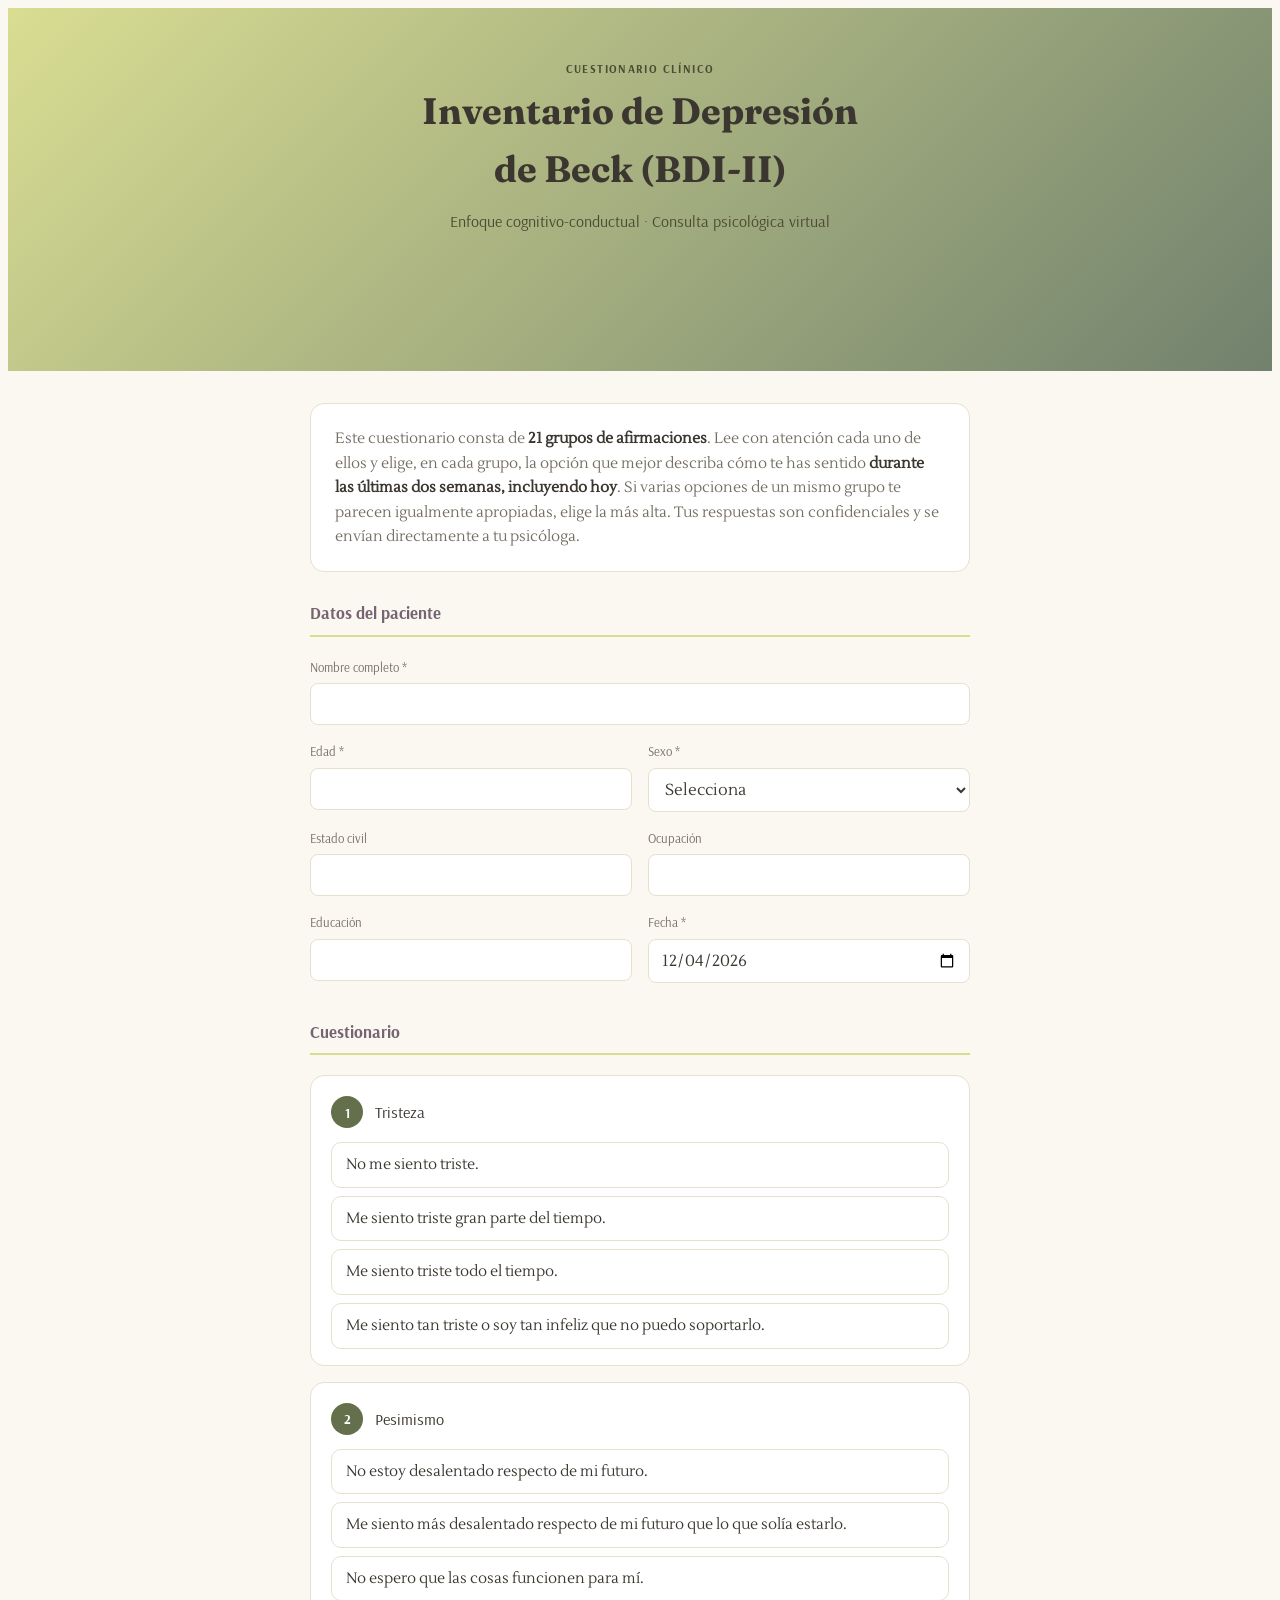
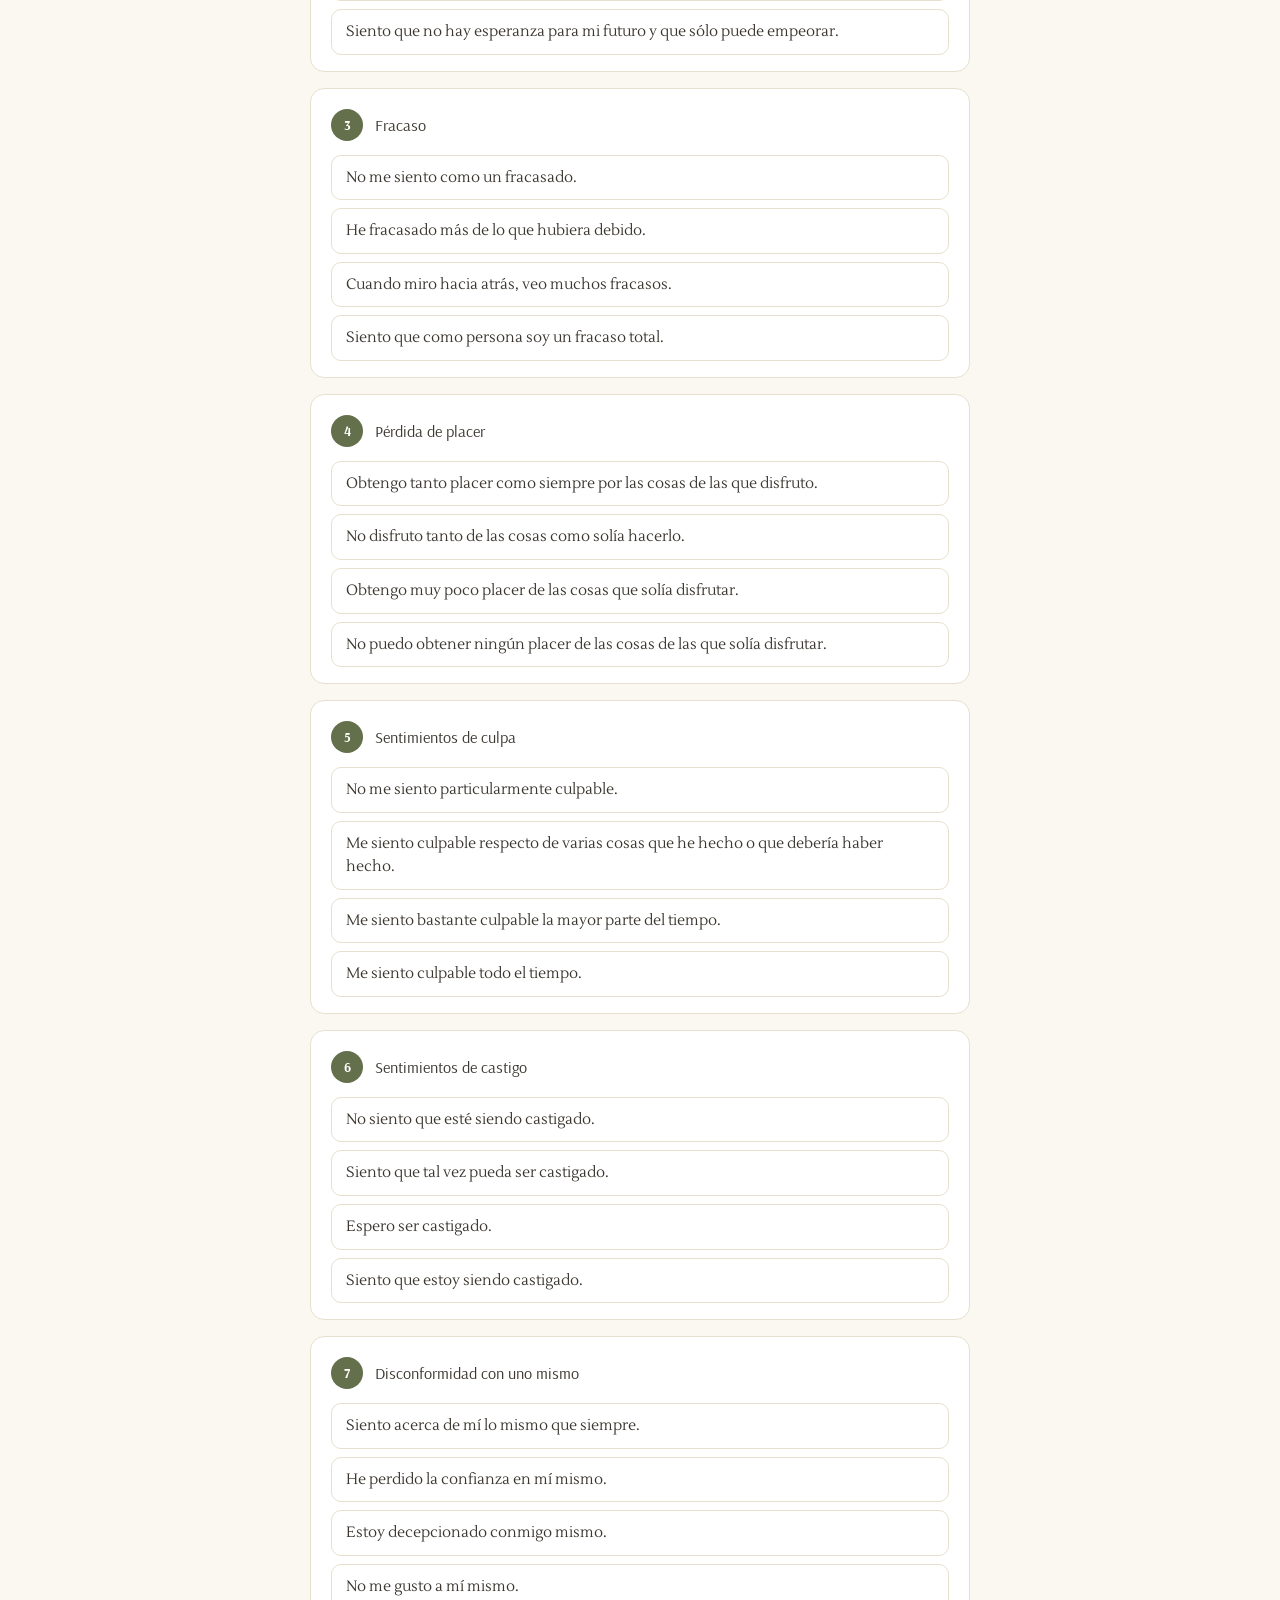
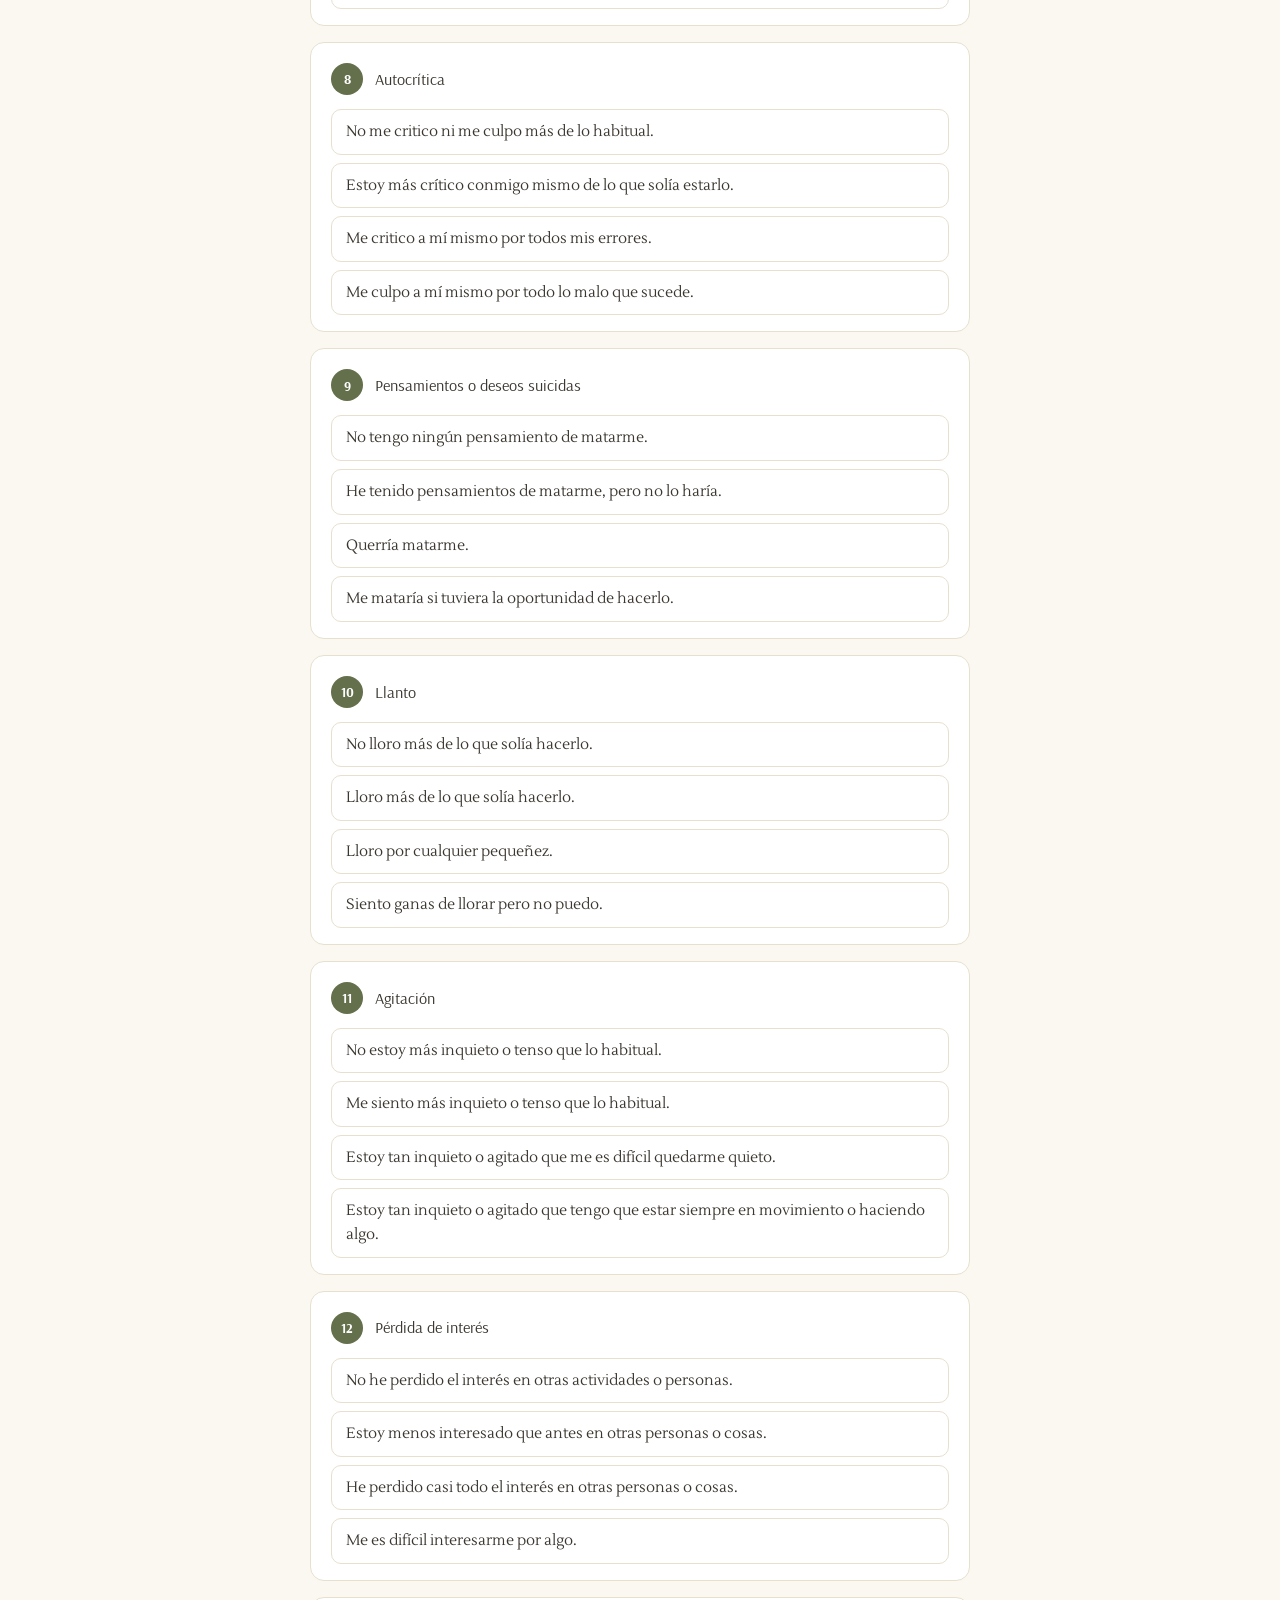
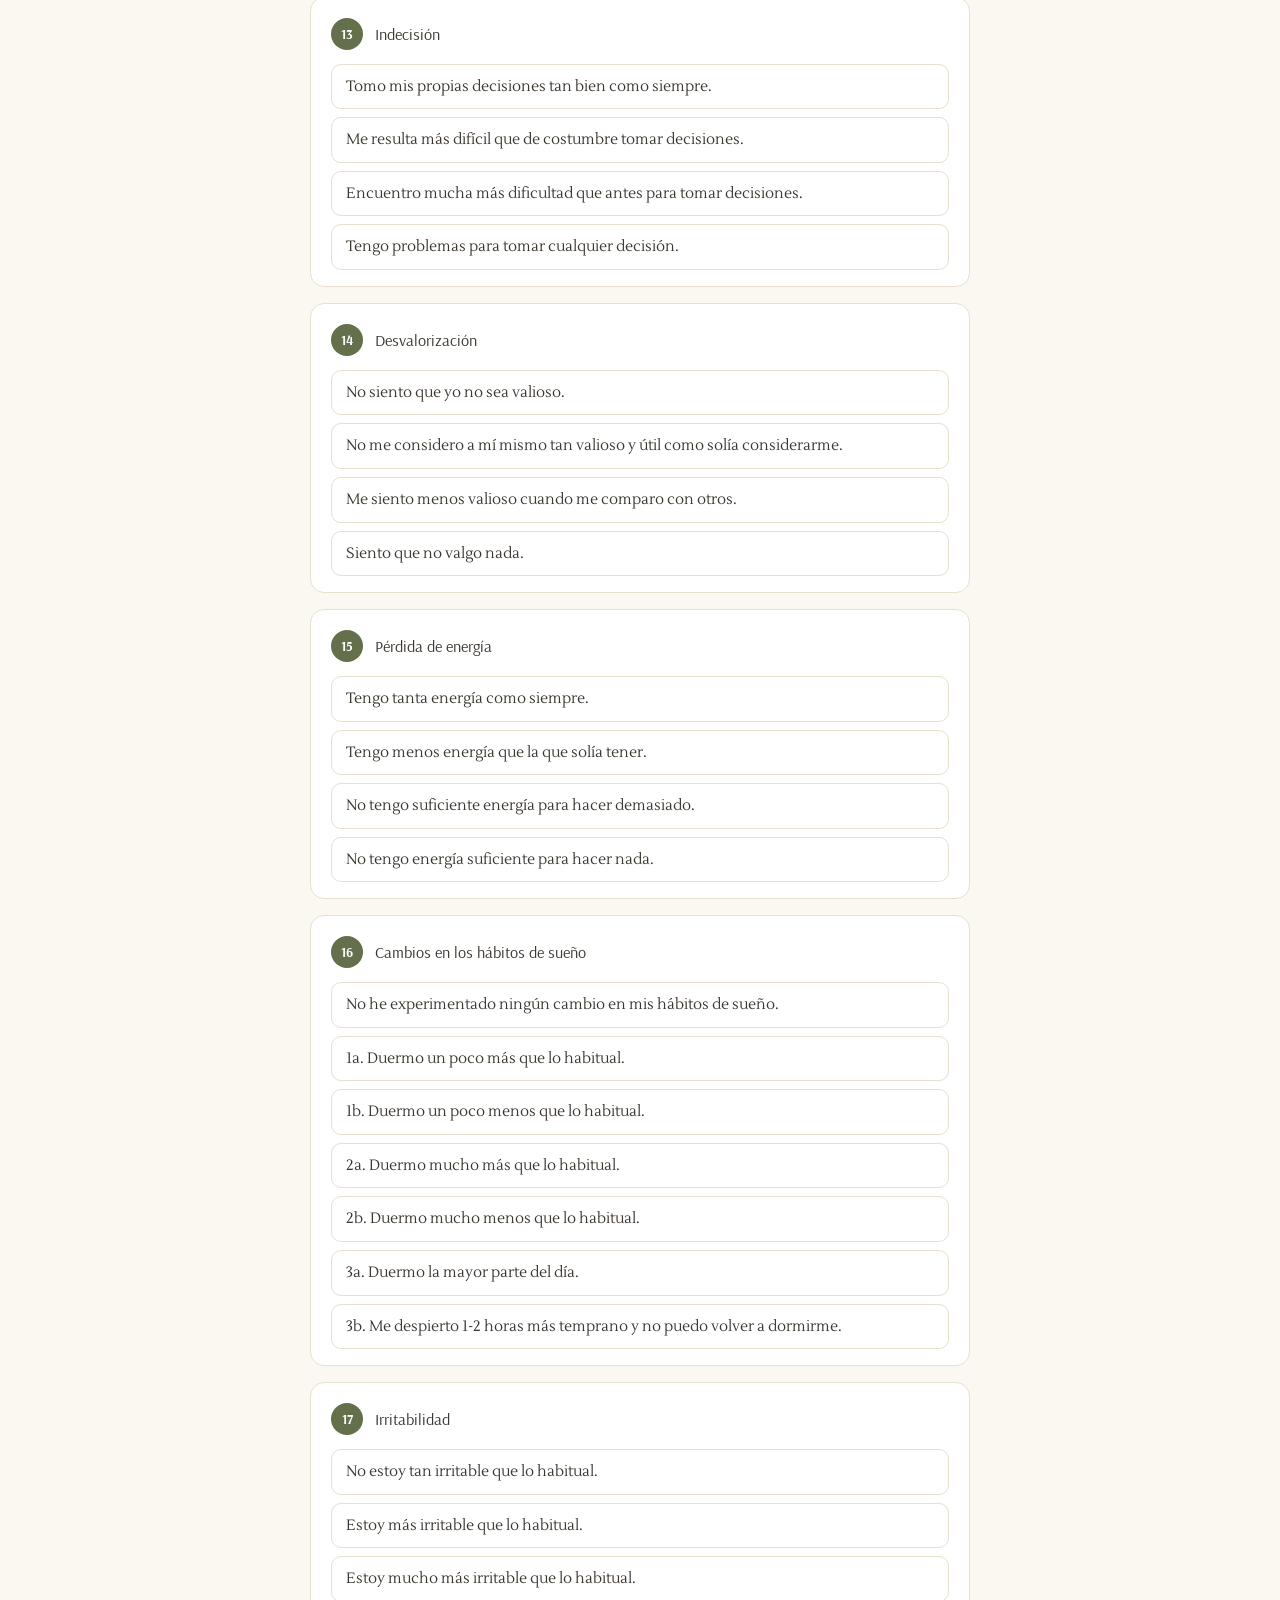
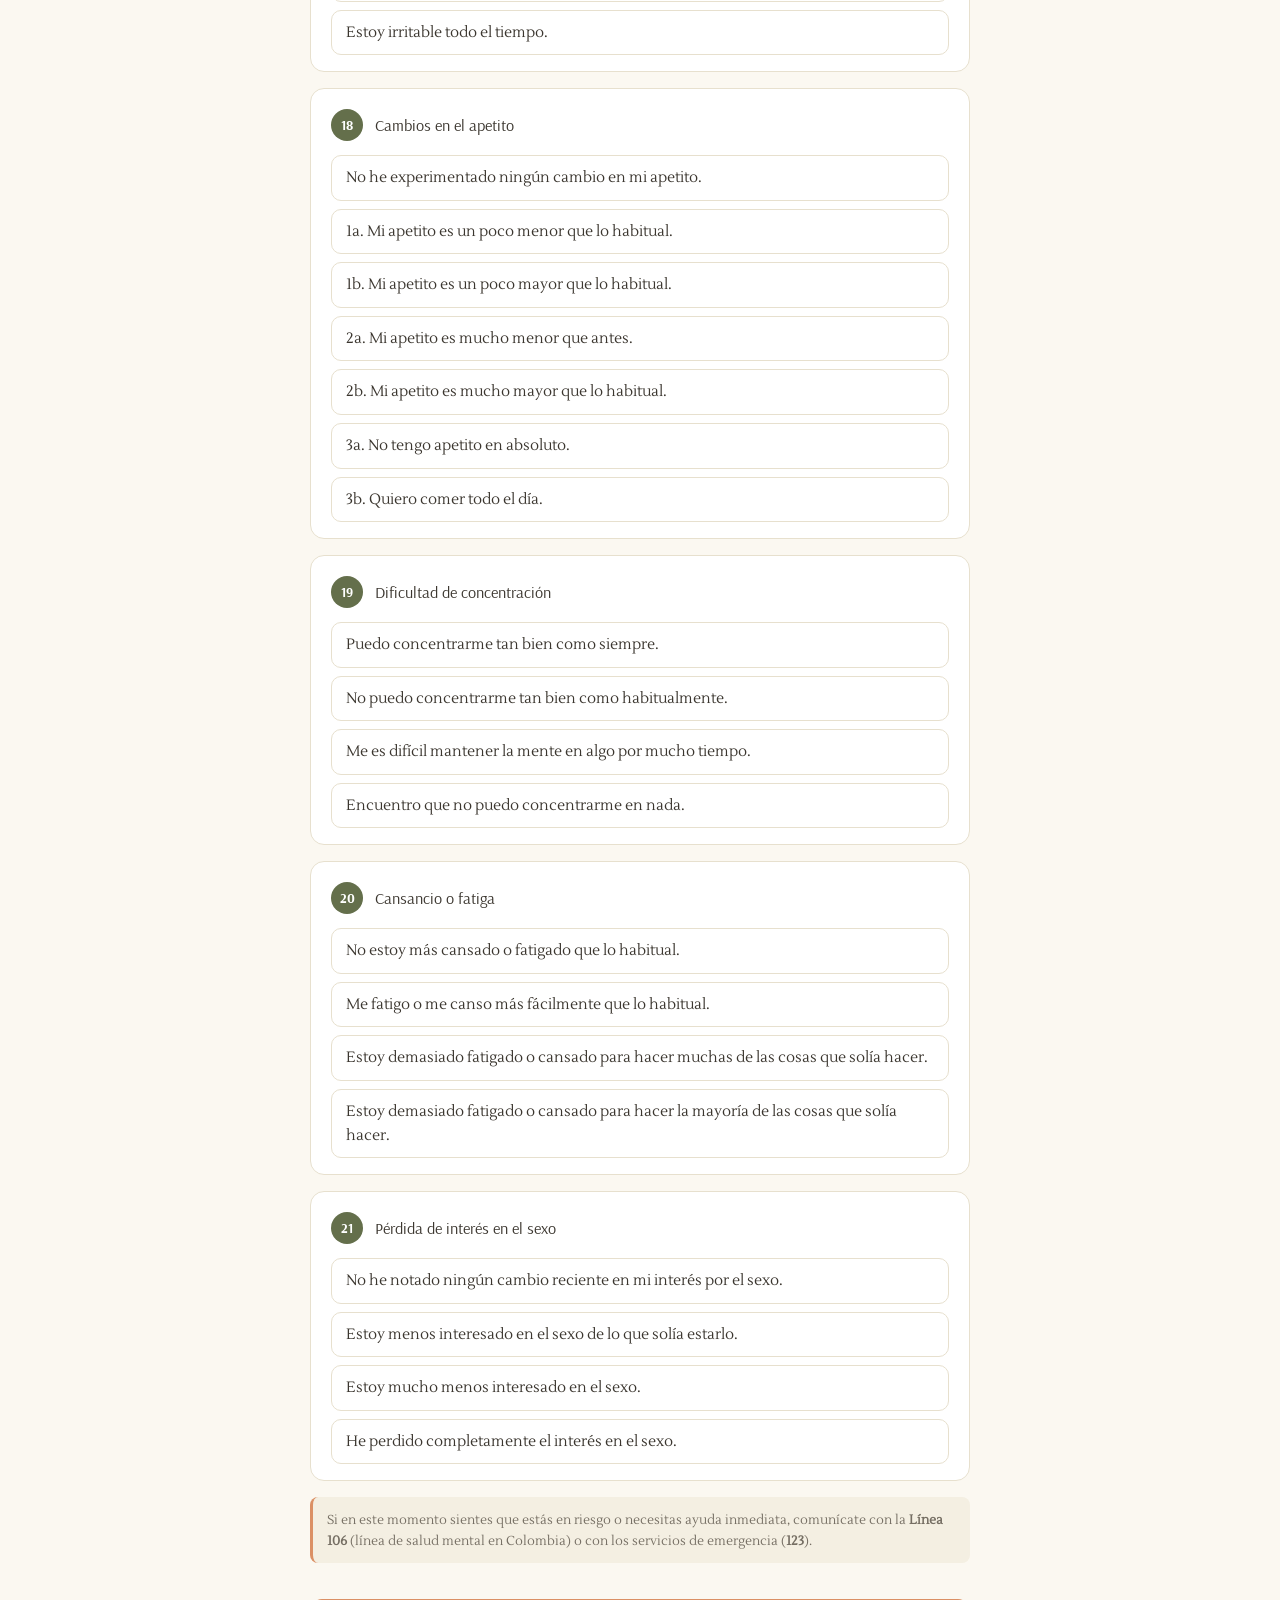
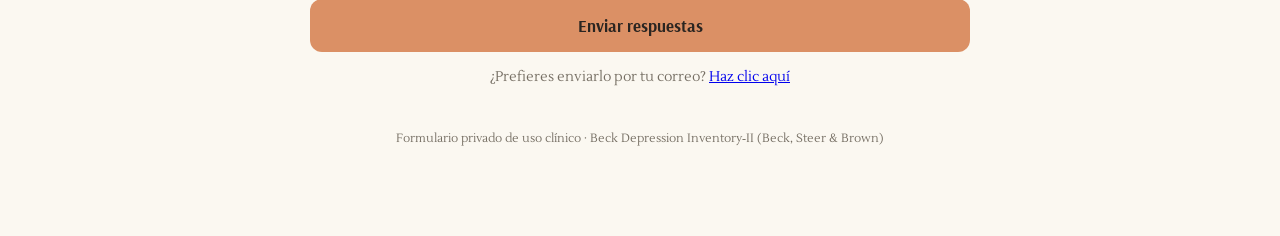
<file: index.html>
<!DOCTYPE html>
<html lang="es">
<head>
<meta charset="UTF-8">
<meta name="viewport" content="width=device-width, initial-scale=1.0">
<title>Inventario BDI-II</title>
<style>
  :root{
    --sage:#D9DD92;
    --plum:#776472;
    --terracotta:#DB9065;
    --olive:#646F4B;
    --moss:#71816D;

    --bg:#FBF8F1;
    --surface:#FFFFFF;
    --surface-soft:#F4EFE2;
    --text:#3B362F;
    --text-soft:#756E63;
    --border:#E7E0CE;
    --accent:var(--terracotta);
    --accent-strong:#C97A50;
    --selected-bg:#F4EEDD;
    --selected-border:var(--olive);
    --focus:var(--terracotta);
    --danger:#B5533E;
  }
  @media (prefers-color-scheme: dark){
    :root:not([data-theme="light"]){
      --bg:#221F1B;
      --surface:#2B2722;
      --surface-soft:#332E27;
      --text:#EFE9DC;
      --text-soft:#B7AE9E;
      --border:#463F35;
      --accent:#E39B70;
      --accent-strong:#EDB08C;
      --selected-bg:#3A3626;
      --selected-border:#A7B589;
      --focus:#E39B70;
      --danger:#E28572;
    }
  }
  :root[data-theme="dark"]{
    --bg:#221F1B;
    --surface:#2B2722;
    --surface-soft:#332E27;
    --text:#EFE9DC;
    --text-soft:#B7AE9E;
    --border:#463F35;
    --accent:#E39B70;
    --accent-strong:#EDB08C;
    --selected-bg:#3A3626;
    --selected-border:#A7B589;
    --focus:#E39B70;
    --danger:#E28572;
  }

  *{box-sizing:border-box;}
  body{
    background:var(--bg);
    color:var(--text);
    font-family:'Lustria', Georgia, 'Times New Roman', serif;
    line-height:1.6;
    -webkit-font-smoothing:antialiased;
  }
  h1,h2,h3{
    font-family:'Fraunces', Georgia, serif;
    color:var(--plum);
    text-wrap:balance;
    margin:0;
  }
  :root[data-theme="dark"] h1, :root[data-theme="dark"] h2, :root[data-theme="dark"] h3{ color:var(--accent-strong); }
  @media (prefers-color-scheme: dark){ :root:not([data-theme="light"]) h1, :root:not([data-theme="light"]) h2, :root:not([data-theme="light"]) h3{ color:var(--accent-strong); } }

  .eyebrow{
    font-family:'Arsenal', Georgia, serif;
    text-transform:uppercase;
    letter-spacing:.12em;
    font-size:.72rem;
    color:var(--moss);
    font-weight:700;
  }

  .wrap{ max-width:700px; margin:0 auto; padding:0 20px 80px; }

  header.hero{
    background:linear-gradient(135deg, var(--sage) 0%, var(--moss) 100%);
    padding:48px 20px 40px;
    margin-bottom:32px;
  }
  :root[data-theme="dark"] header.hero, @media (prefers-color-scheme: dark){ }
  header.hero .wrap{ text-align:center; }
  header.hero h1{ font-size:clamp(1.6rem, 5vw, 2.3rem); color:#3B362F !important; }
  header.hero p.sub{
    font-family:'Arsenal', Georgia, serif;
    color:#4B4A32;
    margin-top:10px;
    font-size:1rem;
  }

  .intro-card{
    background:var(--surface);
    border:1px solid var(--border);
    border-radius:14px;
    padding:22px 24px;
    margin-bottom:28px;
    font-size:.96rem;
    color:var(--text-soft);
  }
  .intro-card strong{ color:var(--text); }

  section.block{ margin-bottom:36px; }
  .section-title{
    font-family:'Arsenal', Georgia, serif;
    font-size:1.05rem;
    color:var(--plum);
    border-bottom:2px solid var(--sage);
    padding-bottom:8px;
    margin-bottom:20px;
  }
  :root[data-theme="dark"] .section-title, @media (prefers-color-scheme: dark){ }
  .section-title{ }

  .field-grid{
    display:grid;
    grid-template-columns:1fr 1fr;
    gap:16px;
  }
  .field{ display:flex; flex-direction:column; gap:6px; }
  .field.full{ grid-column:1 / -1; }
  label.field-label{
    font-family:'Arsenal', Georgia, serif;
    font-size:.8rem;
    color:var(--text-soft);
  }
  input[type="text"], input[type="number"], input[type="date"], select{
    font-family:'Lustria', Georgia, serif;
    font-size:1rem;
    padding:10px 12px;
    border-radius:8px;
    border:1px solid var(--border);
    background:var(--surface);
    color:var(--text);
  }
  input:focus, select:focus, .opt input:focus-visible + span{
    outline:2px solid var(--focus);
    outline-offset:1px;
  }

  .item-card{
    background:var(--surface);
    border:1px solid var(--border);
    border-radius:14px;
    padding:20px 20px 16px;
    margin-bottom:16px;
  }
  .item-head{
    display:flex;
    align-items:center;
    gap:12px;
    margin-bottom:14px;
  }
  .item-num{
    flex:none;
    width:32px; height:32px;
    border-radius:50%;
    background:var(--olive);
    color:#fff;
    display:flex; align-items:center; justify-content:center;
    font-family:'Arsenal', Georgia, serif;
    font-size:.85rem;
    font-weight:700;
  }
  .item-title{
    font-family:'Arsenal', Georgia, serif;
    font-size:1.02rem;
    color:var(--text);
  }
  .opts{ display:flex; flex-direction:column; gap:8px; }
  .opt{ display:block; position:relative; }
  .opt input{ position:absolute; opacity:0; width:1px; height:1px; }
  .opt span{
    display:block;
    padding:10px 14px;
    border:1px solid var(--border);
    border-radius:10px;
    font-size:.92rem;
    cursor:pointer;
    transition:background .12s ease, border-color .12s ease;
  }
  .opt input:checked + span{
    background:var(--selected-bg);
    border-color:var(--selected-border);
    font-weight:600;
  }
  .opt:hover span{ border-color:var(--moss); }

  .safety-note{
    font-size:.82rem;
    color:var(--text-soft);
    background:var(--surface-soft);
    border-left:3px solid var(--terracotta);
    padding:12px 14px;
    border-radius:8px;
    margin:8px 0 32px;
  }

  .submit-row{ margin-top:8px; }
  button.submit{
    width:100%;
    background:var(--accent);
    color:#2A2521;
    border:none;
    padding:16px 20px;
    border-radius:12px;
    font-family:'Arsenal', Georgia, serif;
    font-size:1.05rem;
    font-weight:700;
    cursor:pointer;
    transition:background .15s ease, transform .1s ease;
  }
  button.submit:hover{ background:var(--accent-strong); }
  button.submit:active{ transform:scale(.99); }
  button.submit:disabled{ opacity:.6; cursor:default; }

  a.mail-btn{
    display:inline-block;
    text-decoration:none;
    text-align:center;
    margin-top:6px;
  }

  .msg{
    margin-top:14px;
    font-size:.88rem;
    text-align:center;
  }
  .msg.error{ color:var(--danger); }
  .msg.info{ color:var(--text-soft); }

  .thankyou{
    background:var(--surface);
    border:1px solid var(--border);
    border-radius:16px;
    padding:40px 28px;
    text-align:center;
  }
  .thankyou .eyebrow{ display:block; margin-bottom:10px; }
  .thankyou h2{ font-size:1.5rem; margin-bottom:10px; }
  .thankyou p{ color:var(--text-soft); }

  footer.foot{
    text-align:center;
    font-size:.76rem;
    color:var(--text-soft);
    margin-top:40px;
  }

  [hidden]{ display:none !important; }

  @media (max-width:520px){
    .field-grid{ grid-template-columns:1fr; }
    header.hero{ padding:36px 16px 30px; }
  }

  @media (prefers-reduced-motion: reduce){
    *{ transition:none !important; }
  }
</style>

<link rel="preconnect" href="https://fonts.googleapis.com">
<link rel="preconnect" href="https://fonts.gstatic.com" crossorigin>
<link href="https://fonts.googleapis.com/css2?family=Fraunces:opsz,wght@9..144,500;9..144,600&family=Arsenal:wght@400;700&family=Lustria&display=swap" rel="stylesheet">

</head>
<body>
<header class="hero">
  <div class="wrap">
    <span class="eyebrow" style="color:#4B4A32;">Cuestionario clínico</span>
    <h1>Inventario de Depresión de Beck (BDI&#8209;II)</h1>
    <p class="sub">Enfoque cognitivo&#8209;conductual · Consulta psicológica virtual</p>
  </div>
</header>

<div class="wrap">

  <form id="bdiForm" method="POST" action="https://formspree.io/f/mjyvwygv">
    <input type="hidden" name="_subject" value="Nueva respuesta - Inventario BDI-II">
    <div class="intro-card">
      Este cuestionario consta de <strong>21 grupos de afirmaciones</strong>. Lee con atención cada uno de ellos y elige, en cada grupo, la opción que mejor describa cómo te has sentido <strong>durante las últimas dos semanas, incluyendo hoy</strong>. Si varias opciones de un mismo grupo te parecen igualmente apropiadas, elige la más alta. Tus respuestas son confidenciales y se envían directamente a tu psicóloga.
    </div>

    <section class="block">
      <h2 class="section-title">Datos del paciente</h2>
      <div class="field-grid">
        <div class="field full">
          <label class="field-label" for="p_nombre">Nombre completo *</label>
          <input type="text" id="p_nombre" name="Nombre" required>
        </div>
        <div class="field">
          <label class="field-label" for="p_edad">Edad *</label>
          <input type="number" id="p_edad" name="Edad" min="0" max="120" required>
        </div>
        <div class="field">
          <label class="field-label" for="p_sexo">Sexo *</label>
          <select id="p_sexo" name="Sexo" required>
            <option value="" disabled selected>Selecciona</option>
            <option>Femenino</option>
            <option>Masculino</option>
            <option>Prefiero no decir</option>
          </select>
        </div>
        <div class="field">
          <label class="field-label" for="p_civil">Estado civil</label>
          <input type="text" id="p_civil" name="Estado civil">
        </div>
        <div class="field">
          <label class="field-label" for="p_ocup">Ocupación</label>
          <input type="text" id="p_ocup" name="Ocupación">
        </div>
        <div class="field">
          <label class="field-label" for="p_edu">Educación</label>
          <input type="text" id="p_edu" name="Educación">
        </div>
        <div class="field">
          <label class="field-label" for="p_fecha">Fecha *</label>
          <input type="date" id="p_fecha" name="Fecha" required>
        </div>
      </div>
    </section>

    <section class="block">
      <h2 class="section-title">Cuestionario</h2>
      <div id="itemsContainer"></div>
      <div class="safety-note">
        Si en este momento sientes que estás en riesgo o necesitas ayuda inmediata, comunícate con la <strong>Línea 106</strong> (línea de salud mental en Colombia) o con los servicios de emergencia (<strong>123</strong>).
      </div>
    </section>

    <input type="hidden" name="Puntaje total" id="scoreField">

    <div class="submit-row">
      <button type="submit" class="submit" id="submitBtn">Enviar respuestas</button>
      <p class="msg info" id="statusMsg" hidden></p>
      <p class="msg info">¿Prefieres enviarlo por tu correo? <a id="mailBackup" href="#" target="_blank" rel="noopener">Haz clic aquí</a></p>
    </div>
  </form>

  <div class="thankyou" id="thankyou" hidden>
    <span class="eyebrow">Listo</span>
    <h2>Gracias por completar el cuestionario</h2>
    <p>Tus respuestas fueron enviadas. Tu psicóloga las revisará antes de tu próxima sesión.</p>
  </div>

  <footer class="foot">Formulario privado de uso clínico · Beck Depression Inventory&#8209;II (Beck, Steer &amp; Brown)</footer>
</div>

<script>
  // ---- Reemplaza esto por tu endpoint real de Formspree cuando lo tengas ----
  const FORMSPREE_ENDPOINT = "https://formspree.io/f/mjyvwygv";
  const FALLBACK_EMAIL = "ps.lizbanyarango@gmail.com";

  const items = [
    {n:1, title:"Tristeza", opts:[
      [0,"No me siento triste."],
      [1,"Me siento triste gran parte del tiempo."],
      [2,"Me siento triste todo el tiempo."],
      [3,"Me siento tan triste o soy tan infeliz que no puedo soportarlo."]]},
    {n:2, title:"Pesimismo", opts:[
      [0,"No estoy desalentado respecto de mi futuro."],
      [1,"Me siento más desalentado respecto de mi futuro que lo que solía estarlo."],
      [2,"No espero que las cosas funcionen para mí."],
      [3,"Siento que no hay esperanza para mi futuro y que sólo puede empeorar."]]},
    {n:3, title:"Fracaso", opts:[
      [0,"No me siento como un fracasado."],
      [1,"He fracasado más de lo que hubiera debido."],
      [2,"Cuando miro hacia atrás, veo muchos fracasos."],
      [3,"Siento que como persona soy un fracaso total."]]},
    {n:4, title:"Pérdida de placer", opts:[
      [0,"Obtengo tanto placer como siempre por las cosas de las que disfruto."],
      [1,"No disfruto tanto de las cosas como solía hacerlo."],
      [2,"Obtengo muy poco placer de las cosas que solía disfrutar."],
      [3,"No puedo obtener ningún placer de las cosas de las que solía disfrutar."]]},
    {n:5, title:"Sentimientos de culpa", opts:[
      [0,"No me siento particularmente culpable."],
      [1,"Me siento culpable respecto de varias cosas que he hecho o que debería haber hecho."],
      [2,"Me siento bastante culpable la mayor parte del tiempo."],
      [3,"Me siento culpable todo el tiempo."]]},
    {n:6, title:"Sentimientos de castigo", opts:[
      [0,"No siento que esté siendo castigado."],
      [1,"Siento que tal vez pueda ser castigado."],
      [2,"Espero ser castigado."],
      [3,"Siento que estoy siendo castigado."]]},
    {n:7, title:"Disconformidad con uno mismo", opts:[
      [0,"Siento acerca de mí lo mismo que siempre."],
      [1,"He perdido la confianza en mí mismo."],
      [2,"Estoy decepcionado conmigo mismo."],
      [3,"No me gusto a mí mismo."]]},
    {n:8, title:"Autocrítica", opts:[
      [0,"No me critico ni me culpo más de lo habitual."],
      [1,"Estoy más crítico conmigo mismo de lo que solía estarlo."],
      [2,"Me critico a mí mismo por todos mis errores."],
      [3,"Me culpo a mí mismo por todo lo malo que sucede."]]},
    {n:9, title:"Pensamientos o deseos suicidas", opts:[
      [0,"No tengo ningún pensamiento de matarme."],
      [1,"He tenido pensamientos de matarme, pero no lo haría."],
      [2,"Querría matarme."],
      [3,"Me mataría si tuviera la oportunidad de hacerlo."]]},
    {n:10, title:"Llanto", opts:[
      [0,"No lloro más de lo que solía hacerlo."],
      [1,"Lloro más de lo que solía hacerlo."],
      [2,"Lloro por cualquier pequeñez."],
      [3,"Siento ganas de llorar pero no puedo."]]},
    {n:11, title:"Agitación", opts:[
      [0,"No estoy más inquieto o tenso que lo habitual."],
      [1,"Me siento más inquieto o tenso que lo habitual."],
      [2,"Estoy tan inquieto o agitado que me es difícil quedarme quieto."],
      [3,"Estoy tan inquieto o agitado que tengo que estar siempre en movimiento o haciendo algo."]]},
    {n:12, title:"Pérdida de interés", opts:[
      [0,"No he perdido el interés en otras actividades o personas."],
      [1,"Estoy menos interesado que antes en otras personas o cosas."],
      [2,"He perdido casi todo el interés en otras personas o cosas."],
      [3,"Me es difícil interesarme por algo."]]},
    {n:13, title:"Indecisión", opts:[
      [0,"Tomo mis propias decisiones tan bien como siempre."],
      [1,"Me resulta más difícil que de costumbre tomar decisiones."],
      [2,"Encuentro mucha más dificultad que antes para tomar decisiones."],
      [3,"Tengo problemas para tomar cualquier decisión."]]},
    {n:14, title:"Desvalorización", opts:[
      [0,"No siento que yo no sea valioso."],
      [1,"No me considero a mí mismo tan valioso y útil como solía considerarme."],
      [2,"Me siento menos valioso cuando me comparo con otros."],
      [3,"Siento que no valgo nada."]]},
    {n:15, title:"Pérdida de energía", opts:[
      [0,"Tengo tanta energía como siempre."],
      [1,"Tengo menos energía que la que solía tener."],
      [2,"No tengo suficiente energía para hacer demasiado."],
      [3,"No tengo energía suficiente para hacer nada."]]},
    {n:16, title:"Cambios en los hábitos de sueño", opts:[
      [0,"No he experimentado ningún cambio en mis hábitos de sueño."],
      [1,"1a. Duermo un poco más que lo habitual."],
      [1,"1b. Duermo un poco menos que lo habitual."],
      [2,"2a. Duermo mucho más que lo habitual."],
      [2,"2b. Duermo mucho menos que lo habitual."],
      [3,"3a. Duermo la mayor parte del día."],
      [3,"3b. Me despierto 1-2 horas más temprano y no puedo volver a dormirme."]]},
    {n:17, title:"Irritabilidad", opts:[
      [0,"No estoy tan irritable que lo habitual."],
      [1,"Estoy más irritable que lo habitual."],
      [2,"Estoy mucho más irritable que lo habitual."],
      [3,"Estoy irritable todo el tiempo."]]},
    {n:18, title:"Cambios en el apetito", opts:[
      [0,"No he experimentado ningún cambio en mi apetito."],
      [1,"1a. Mi apetito es un poco menor que lo habitual."],
      [1,"1b. Mi apetito es un poco mayor que lo habitual."],
      [2,"2a. Mi apetito es mucho menor que antes."],
      [2,"2b. Mi apetito es mucho mayor que lo habitual."],
      [3,"3a. No tengo apetito en absoluto."],
      [3,"3b. Quiero comer todo el día."]]},
    {n:19, title:"Dificultad de concentración", opts:[
      [0,"Puedo concentrarme tan bien como siempre."],
      [1,"No puedo concentrarme tan bien como habitualmente."],
      [2,"Me es difícil mantener la mente en algo por mucho tiempo."],
      [3,"Encuentro que no puedo concentrarme en nada."]]},
    {n:20, title:"Cansancio o fatiga", opts:[
      [0,"No estoy más cansado o fatigado que lo habitual."],
      [1,"Me fatigo o me canso más fácilmente que lo habitual."],
      [2,"Estoy demasiado fatigado o cansado para hacer muchas de las cosas que solía hacer."],
      [3,"Estoy demasiado fatigado o cansado para hacer la mayoría de las cosas que solía hacer."]]},
    {n:21, title:"Pérdida de interés en el sexo", opts:[
      [0,"No he notado ningún cambio reciente en mi interés por el sexo."],
      [1,"Estoy menos interesado en el sexo de lo que solía estarlo."],
      [2,"Estoy mucho menos interesado en el sexo."],
      [3,"He perdido completamente el interés en el sexo."]]}
  ];

  const container = document.getElementById('itemsContainer');
  items.forEach(item => {
    const card = document.createElement('div');
    card.className = 'item-card';
    const head = document.createElement('div');
    head.className = 'item-head';
    head.innerHTML = `<span class="item-num">${item.n}</span><span class="item-title">${item.title}</span>`;
    card.appendChild(head);
    const opts = document.createElement('div');
    opts.className = 'opts';
    const fieldName = `${String(item.n).padStart(2,'0')}. ${item.title}`;
    item.opts.forEach((o, i) => {
      const label = document.createElement('label');
      label.className = 'opt';
      const id = `item${item.n}_${i}`;
      label.innerHTML = `<input type="radio" name="${fieldName}" data-item="${item.n}" data-score="${o[0]}" id="${id}" value="${o[1]}" required><span>${o[1]}</span>`;
      opts.appendChild(label);
    });
    card.appendChild(opts);
    container.appendChild(card);
  });

  document.getElementById('p_fecha').value = new Date().toISOString().slice(0,10);

  const form = document.getElementById('bdiForm');
  const statusMsg = document.getElementById('statusMsg');
  const submitBtn = document.getElementById('submitBtn');

  function showStatus(text, type){
    statusMsg.textContent = text;
    statusMsg.className = 'msg ' + (type || 'info');
    statusMsg.hidden = false;
  }

  function computeScore(){
    let total = 0;
    items.forEach(item => {
      const checked = form.querySelector(`input[data-item="${item.n}"]:checked`);
      if(checked) total += parseInt(checked.dataset.score, 10);
    });
    return total;
  }

  function buildMailto(){
    const nombre = form.Nombre.value || '(sin nombre)';
    let lines = [`Nombre: ${nombre}`, `Edad: ${form.Edad.value}`, `Sexo: ${form.Sexo.value}`, `Fecha: ${form.Fecha.value}`];
    items.forEach(item => {
      const checked = form.querySelector(`input[data-item="${item.n}"]:checked`);
      lines.push(`${item.n}. ${item.title}: ${checked ? checked.value : ''}`);
    });
    lines.push(`Puntaje total: ${computeScore()}`);
    const subject = encodeURIComponent(`Respuestas BDI-II - ${nombre}`);
    const body = encodeURIComponent(lines.join('\n'));
    return `mailto:${FALLBACK_EMAIL}?subject=${subject}&body=${body}`;
  }

  const mailBackup = document.getElementById('mailBackup');
  function refreshMailBackup(){ mailBackup.setAttribute('href', buildMailto()); }
  form.addEventListener('change', refreshMailBackup);
  refreshMailBackup();

  form.addEventListener('submit', async (e) => {
    e.preventDefault();
    if(!form.reportValidity()) return;

    document.getElementById('scoreField').value = computeScore();
    submitBtn.disabled = true;
    showStatus('Enviando...', 'info');

    try{
      const res = await fetch(form.action, {
        method: 'POST',
        headers: { 'Accept': 'application/json' },
        body: new FormData(form)
      });
      if(!res.ok) throw new Error('bad response');
      form.hidden = true;
      document.getElementById('thankyou').hidden = false;
      window.scrollTo({top:0, behavior:'smooth'});
    } catch(err){
      showStatus('No se pudo enviar automáticamente. Usa el enlace de correo de abajo.', 'error');
      submitBtn.disabled = false;
    }
  });
</script>
</body>
</html>
</file>
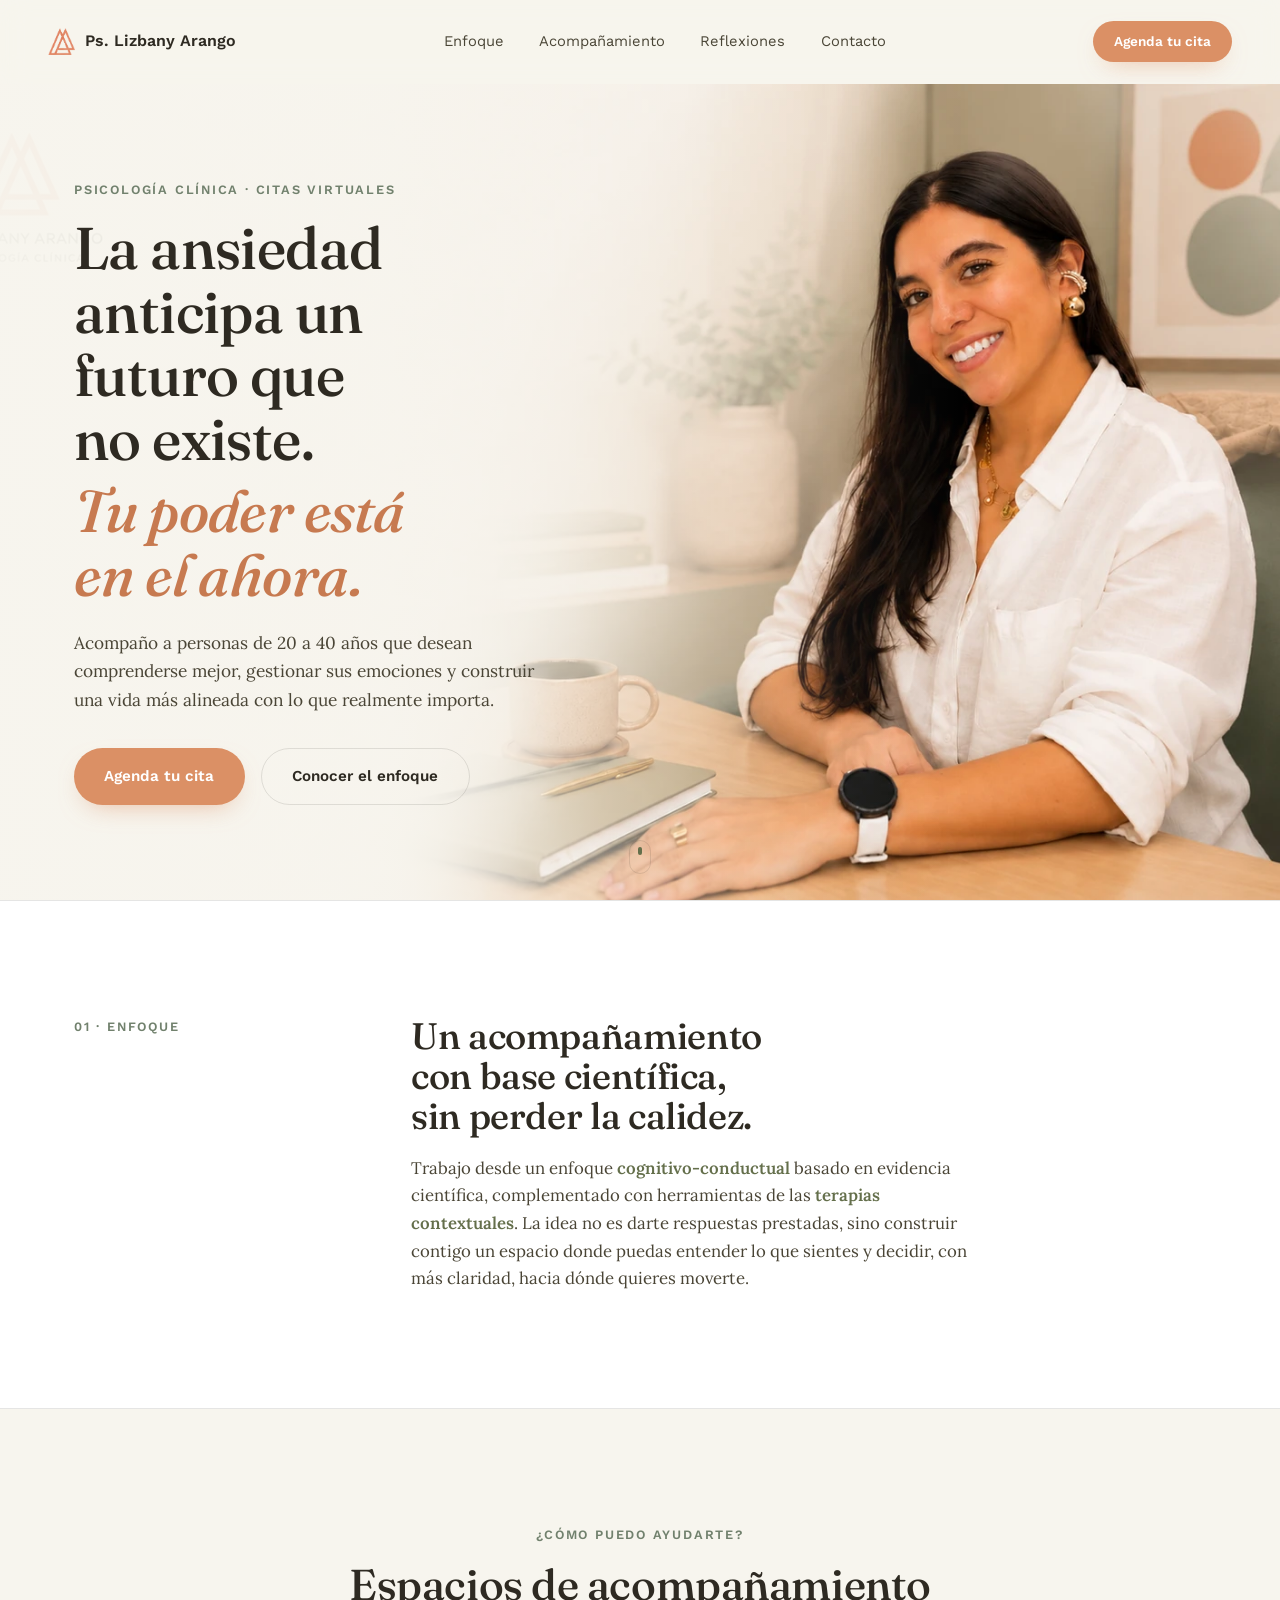
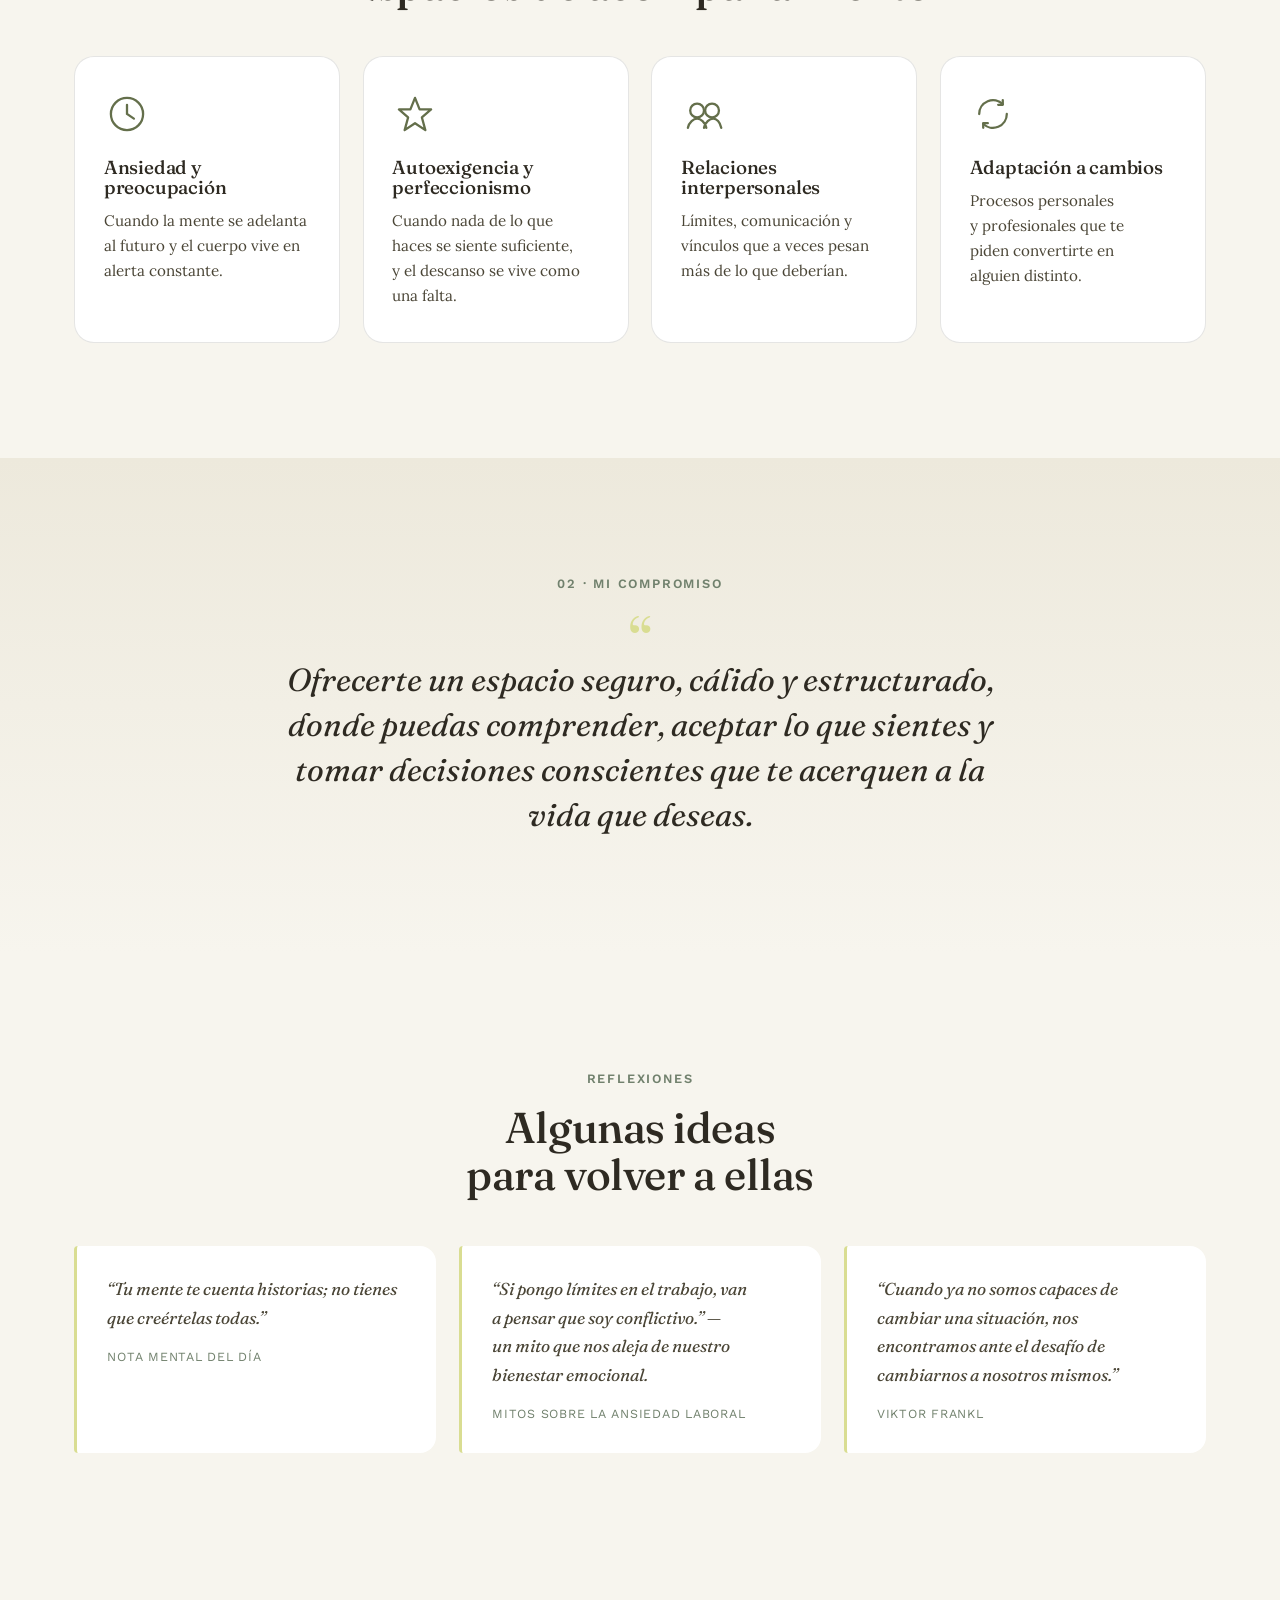
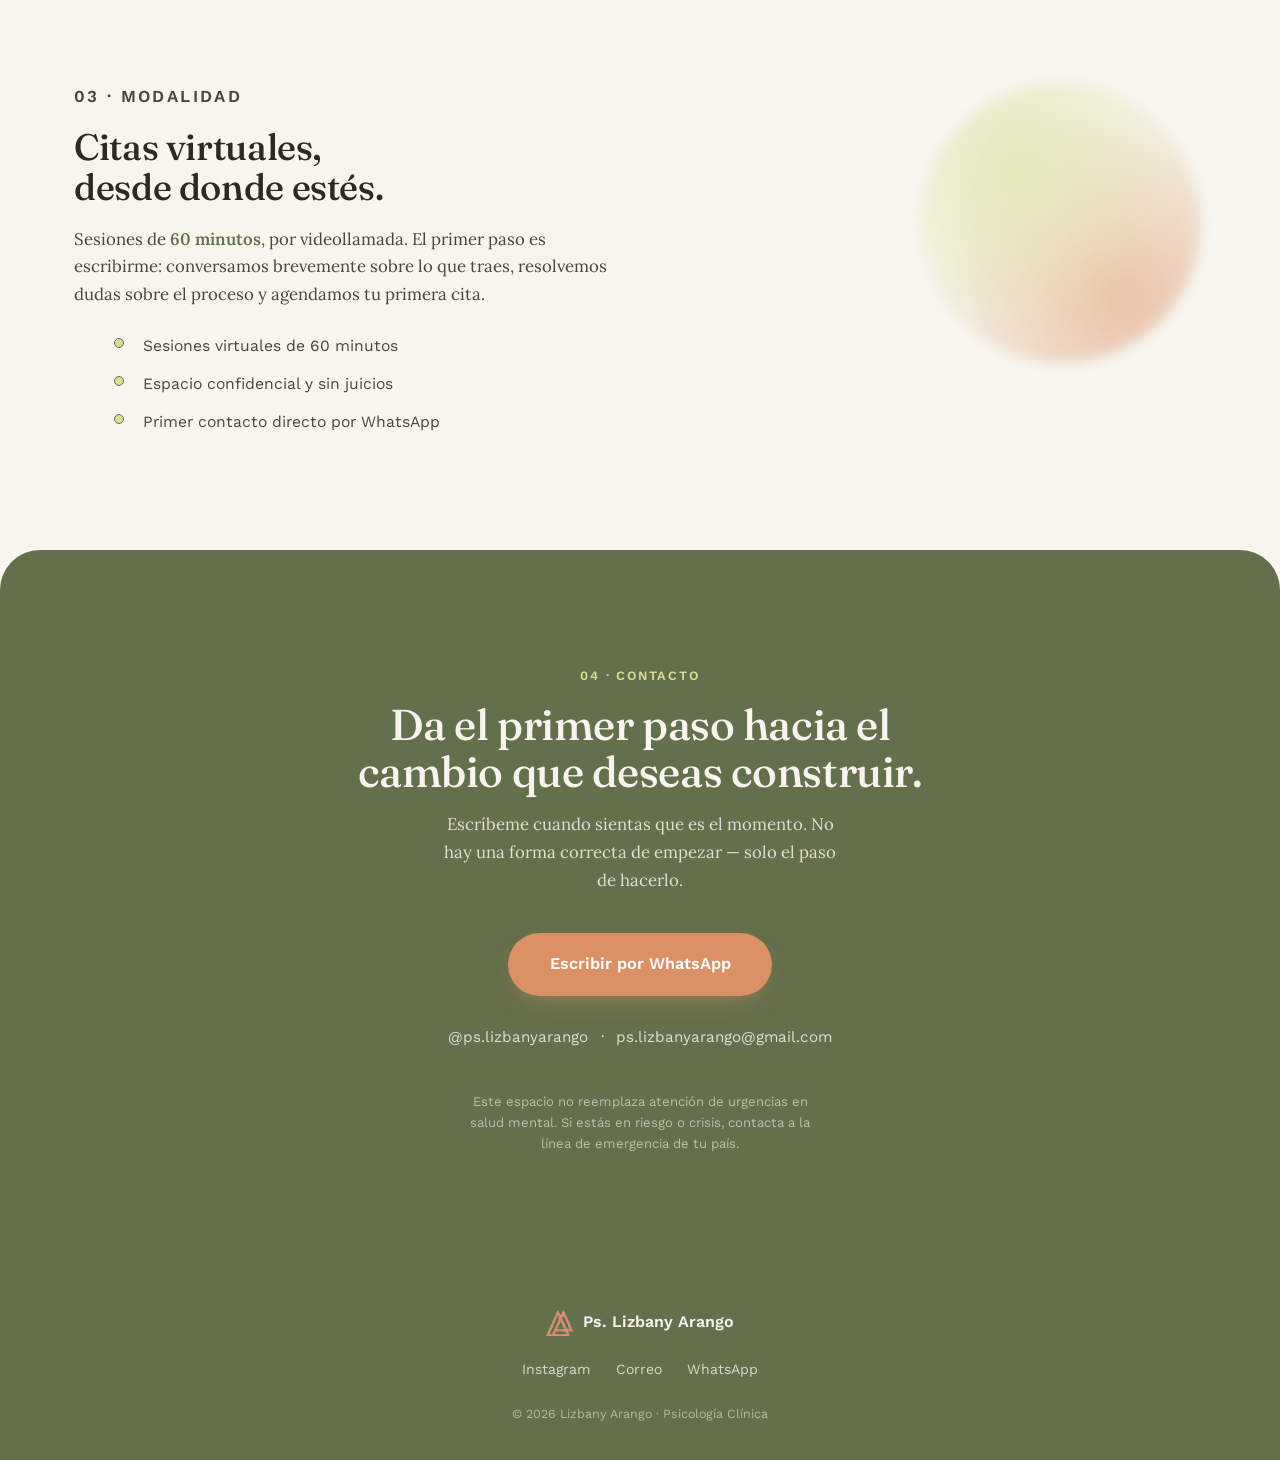
<file: web-lizbany-arango/index.html>
<!DOCTYPE html>
<html lang="es">
<head>
<meta charset="UTF-8">
<meta name="viewport" content="width=device-width, initial-scale=1.0">
<title>Lizbany Arango — Psicóloga Clínica</title>
<meta name="description" content="Acompañamiento psicológico virtual para adultos de 20 a 40 años. Enfoque cognitivo-conductual y terapias contextuales, con un espacio seguro, cálido y estructurado.">

<link rel="preload" as="image" href="assets/img/hero-lizbany.webp" fetchpriority="high">

<link rel="preconnect" href="https://fonts.googleapis.com">
<link rel="preconnect" href="https://fonts.gstatic.com" crossorigin>
<link rel="stylesheet" href="https://fonts.googleapis.com/css2?family=Fraunces:ital,opsz,wght@0,9..144,300;0,9..144,400;0,9..144,500;1,9..144,400;1,9..144,500&family=Work+Sans:wght@400;500;600&family=Lora:ital,wght@0,400;0,500;1,400&display=swap">

<link rel="icon" href="assets/img/favicon.png" type="image/png">
<link rel="stylesheet" href="styles.css?v=20260720">
</head>
<body>
<a class="skip-link" href="#contacto">Saltar al contacto</a>

<div class="botanical-line botanical-line--a" aria-hidden="true"></div>
<div class="botanical-line botanical-line--b" aria-hidden="true"></div>

<header class="nav" data-nav>
  <a class="nav-brand" href="#top">
    <img class="nav-mark" src="assets/img/logo-mark.webp" alt="" width="73" height="71">
    <span class="nav-brand-text">Ps. Lizbany Arango</span>
  </a>
  <nav class="nav-links" aria-label="Navegación principal">
    <a href="#enfoque">Enfoque</a>
    <a href="#servicios">Acompañamiento</a>
    <a href="#reflexiones">Reflexiones</a>
    <a href="#contacto">Contacto</a>
  </nav>
  <a class="btn btn-primary btn-compact" href="https://wa.me/573126376866?text=Hola%20Liz%2C%20quiero%20agendar%20una%20cita." target="_blank" rel="noopener">Agenda tu cita</a>
</header>

<main id="top">

  <!-- HERO -->
  <section class="hero" id="hero">
    <div class="hero-photo-wrap reveal">
      <img class="hero-photo" src="assets/img/hero-lizbany.webp" alt="Lizbany Arango, psicóloga clínica, en su espacio de trabajo" fetchpriority="high" loading="eager" width="1600" height="900">
      <div class="hero-scrim" aria-hidden="true"></div>
    </div>
    <div class="hero-inner">
      <div class="hero-text">
        <p class="kicker reveal">Psicología clínica · Citas virtuales</p>
        <h1 class="hero-title reveal">
          <span>La ansiedad anticipa un futuro que no existe.</span>
          <em>Tu poder está en el ahora.</em>
        </h1>
        <p class="hero-sub reveal">Acompaño a personas de 20 a 40 años que desean comprenderse mejor, gestionar sus emociones y construir una vida más alineada con lo que realmente importa.</p>
        <div class="hero-actions reveal">
          <a class="btn btn-primary" href="https://wa.me/573126376866?text=Hola%20Liz%2C%20quiero%20agendar%20una%20cita." target="_blank" rel="noopener">Agenda tu cita</a>
          <a class="btn btn-ghost" href="#enfoque">Conocer el enfoque</a>
        </div>
      </div>
    </div>
    <div class="scroll-cue" aria-hidden="true"><span></span></div>
  </section>

  <!-- ENFOQUE -->
  <section class="section section-enfoque" id="enfoque">
    <div class="container split">
      <div class="split-side reveal">
        <p class="kicker">01 · Enfoque</p>
      </div>
      <div class="split-main reveal">
        <h2>Un acompañamiento con base científica, sin perder la calidez.</h2>
        <p>Trabajo desde un enfoque <strong>cognitivo-conductual</strong> basado en evidencia científica, complementado con herramientas de las <strong>terapias contextuales</strong>. La idea no es darte respuestas prestadas, sino construir contigo un espacio donde puedas entender lo que sientes y decidir, con más claridad, hacia dónde quieres moverte.</p>
      </div>
    </div>
  </section>

  <!-- SERVICIOS -->
  <section class="section section-servicios" id="servicios">
    <div class="container">
      <p class="kicker reveal center">¿Cómo puedo ayudarte?</p>
      <h2 class="section-title reveal center">Espacios de acompañamiento</h2>
      <div class="cards-grid">
        <article class="card reveal">
          <div class="card-icon" aria-hidden="true">
            <svg viewBox="0 0 40 40"><circle cx="20" cy="20" r="14" fill="none" stroke="currentColor" stroke-width="2"/><path d="M20 12v8l6 4" fill="none" stroke="currentColor" stroke-width="2" stroke-linecap="round"/></svg>
          </div>
          <h3>Ansiedad y preocupación</h3>
          <p>Cuando la mente se adelanta al futuro y el cuerpo vive en alerta constante.</p>
        </article>
        <article class="card reveal">
          <div class="card-icon" aria-hidden="true">
            <svg viewBox="0 0 40 40"><path d="M20 6l4 10h10l-8 7 3 11-9-6-9 6 3-11-8-7h10z" fill="none" stroke="currentColor" stroke-width="2" stroke-linejoin="round"/></svg>
          </div>
          <h3>Autoexigencia y perfeccionismo</h3>
          <p>Cuando nada de lo que haces se siente suficiente, y el descanso se vive como una falta.</p>
        </article>
        <article class="card reveal">
          <div class="card-icon" aria-hidden="true">
            <svg viewBox="0 0 40 40"><circle cx="14" cy="17" r="6" fill="none" stroke="currentColor" stroke-width="2"/><circle cx="27" cy="17" r="6" fill="none" stroke="currentColor" stroke-width="2"/><path d="M6 32c1-5 5-8 8-8s7 3 8 8M20 32c1-5 5-8 8-8s6 3 7 8" fill="none" stroke="currentColor" stroke-width="2" stroke-linecap="round"/></svg>
          </div>
          <h3>Relaciones interpersonales</h3>
          <p>Límites, comunicación y vínculos que a veces pesan más de lo que deberían.</p>
        </article>
        <article class="card reveal">
          <div class="card-icon" aria-hidden="true">
            <svg viewBox="0 0 40 40"><path d="M8 20a12 12 0 0 1 20.5-8.5M32 20a12 12 0 0 1-20.5 8.5" fill="none" stroke="currentColor" stroke-width="2" stroke-linecap="round"/><path d="M28.5 8v4h-4M11.5 32v-4h4" fill="none" stroke="currentColor" stroke-width="2" stroke-linecap="round" stroke-linejoin="round"/></svg>
          </div>
          <h3>Adaptación a cambios</h3>
          <p>Procesos personales y profesionales que te piden convertirte en alguien distinto.</p>
        </article>
      </div>
    </div>
  </section>

  <!-- COMPROMISO -->
  <section class="section section-compromiso">
    <div class="container">
      <div class="compromiso-block reveal">
        <p class="kicker">02 · Mi compromiso</p>
        <blockquote>
          <p>Ofrecerte un espacio seguro, cálido y estructurado, donde puedas comprender, aceptar lo que sientes y tomar decisiones conscientes que te acerquen a la vida que deseas.</p>
        </blockquote>
      </div>
    </div>
  </section>

  <!-- REFLEXIONES -->
  <section class="section section-reflexiones" id="reflexiones">
    <div class="container">
      <p class="kicker reveal center">Reflexiones</p>
      <h2 class="section-title reveal center">Algunas ideas para volver a ellas</h2>
      <div class="reflexiones-grid">
        <figure class="reflexion-card reveal">
          <p>“Tu mente te cuenta historias; no tienes que creértelas todas.”</p>
          <figcaption>Nota mental del día</figcaption>
        </figure>
        <figure class="reflexion-card reveal">
          <p>“Si pongo límites en el trabajo, van a pensar que soy conflictivo.” — un mito que nos aleja de nuestro bienestar emocional.</p>
          <figcaption>Mitos sobre la ansiedad laboral</figcaption>
        </figure>
        <figure class="reflexion-card reveal">
          <p>“Cuando ya no somos capaces de cambiar una situación, nos encontramos ante el desafío de cambiarnos a nosotros mismos.”</p>
          <figcaption>Viktor Frankl</figcaption>
        </figure>
      </div>
    </div>
  </section>

  <!-- MODALIDAD -->
  <section class="section section-modalidad">
    <div class="container split split-reverse">
      <div class="split-main reveal">
        <p class="kicker">03 · Modalidad</p>
        <h2>Citas virtuales, desde donde estés.</h2>
        <p>Sesiones de <strong>60 minutos</strong>, por videollamada. El primer paso es escribirme: conversamos brevemente sobre lo que traes, resolvemos dudas sobre el proceso y agendamos tu primera cita.</p>
        <ul class="check-list">
          <li>Sesiones virtuales de 60 minutos</li>
          <li>Espacio confidencial y sin juicios</li>
          <li>Primer contacto directo por WhatsApp</li>
        </ul>
      </div>
      <div class="split-side reveal">
        <div class="modalidad-halo" aria-hidden="true"></div>
      </div>
    </div>
  </section>

  <!-- CONTACTO -->
  <section class="section section-contacto" id="contacto">
    <div class="container center">
      <p class="kicker reveal">04 · Contacto</p>
      <h2 class="section-title reveal">Da el primer paso hacia el cambio que deseas construir.</h2>
      <p class="reveal contacto-sub">Escríbeme cuando sientas que es el momento. No hay una forma correcta de empezar — solo el paso de hacerlo.</p>
      <div class="contacto-actions reveal">
        <a class="btn btn-primary btn-large" href="https://wa.me/573126376866?text=Hola%20Liz%2C%20quiero%20agendar%20una%20cita." target="_blank" rel="noopener">Escribir por WhatsApp</a>
      </div>
      <div class="contacto-links reveal">
        <a href="https://instagram.com/ps.lizbanyarango" target="_blank" rel="noopener">@ps.lizbanyarango</a>
        <span aria-hidden="true">·</span>
        <a href="mailto:ps.lizbanyarango@gmail.com">ps.lizbanyarango@gmail.com</a>
      </div>
      <p class="disclaimer reveal">Este espacio no reemplaza atención de urgencias en salud mental. Si estás en riesgo o crisis, contacta a la línea de emergencia de tu país.</p>
    </div>
  </section>

</main>

<footer class="footer">
  <div class="container footer-inner">
    <a class="nav-brand" href="#top">
      <img class="nav-mark" src="assets/img/logo-mark.webp" alt="" width="73" height="71">
      <span class="nav-brand-text">Ps. Lizbany Arango</span>
    </a>
    <div class="footer-links">
      <a href="https://instagram.com/ps.lizbanyarango" target="_blank" rel="noopener">Instagram</a>
      <a href="mailto:ps.lizbanyarango@gmail.com">Correo</a>
      <a href="https://wa.me/573126376866?text=Hola%20Liz%2C%20quiero%20agendar%20una%20cita." target="_blank" rel="noopener">WhatsApp</a>
    </div>
    <p class="footer-note">© 2026 Lizbany Arango · Psicología Clínica</p>
  </div>
</footer>

<script defer src="lib/gsap.min.js"></script>
<script defer src="lib/ScrollTrigger.min.js"></script>
<script defer src="lib/manifest.js"></script>
<script defer src="main.js?v=20260720"></script>
</body>
</html>
</file>
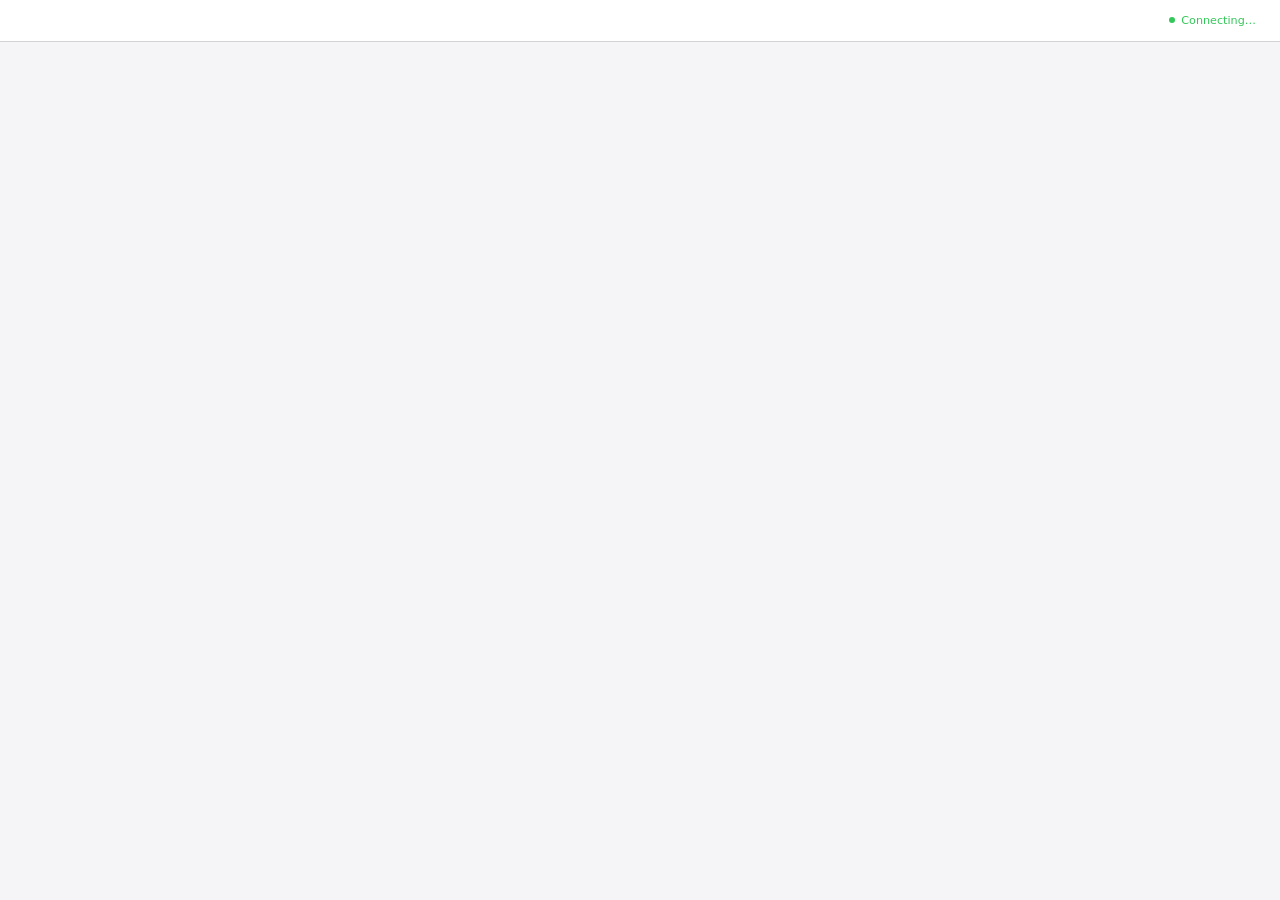
<file: .claude/skills/brainstorming/scripts/frame-template.html>
<!DOCTYPE html>
<html>
<head>
  <meta charset="utf-8">
  <title>Superpowers Brainstorming</title>
  <style>
    /*
     * BRAINSTORM COMPANION FRAME TEMPLATE
     *
     * This template provides a consistent frame with:
     * - OS-aware light/dark theming
     * - Header branding and connection status
     * - Scrollable main content area
     * - CSS helpers for common UI patterns
     *
     * Content is injected via placeholder comment in #frame-content.
     */

    * { box-sizing: border-box; margin: 0; padding: 0; }
    html, body { height: 100%; overflow: hidden; }

    /* ===== THEME VARIABLES ===== */
    :root {
      --bg-primary: #f5f5f7;
      --bg-secondary: #ffffff;
      --bg-tertiary: #e5e5e7;
      --border: #d1d1d6;
      --text-primary: #1d1d1f;
      --text-secondary: #86868b;
      --text-tertiary: #aeaeb2;
      --accent: #0071e3;
      --accent-hover: #0077ed;
      --success: #34c759;
      --warning: #ff9f0a;
      --error: #ff3b30;
      --selected-bg: #e8f4fd;
      --selected-border: #0071e3;
    }

    @media (prefers-color-scheme: dark) {
      :root {
        --bg-primary: #1d1d1f;
        --bg-secondary: #2d2d2f;
        --bg-tertiary: #3d3d3f;
        --border: #424245;
        --text-primary: #f5f5f7;
        --text-secondary: #86868b;
        --text-tertiary: #636366;
        --accent: #0a84ff;
        --accent-hover: #409cff;
        --selected-bg: rgba(10, 132, 255, 0.15);
        --selected-border: #0a84ff;
      }
    }

    body {
      font-family: system-ui, -apple-system, BlinkMacSystemFont, sans-serif;
      background: var(--bg-primary);
      color: var(--text-primary);
      display: flex;
      flex-direction: column;
      line-height: 1.5;
    }

    /* ===== FRAME STRUCTURE ===== */
    .brand { display: flex; align-items: center; min-width: 0; overflow: hidden; color: var(--text-secondary); line-height: 1; }
    .brand a { color: inherit; text-decoration: none; display: flex; align-items: center; gap: 0.5rem; min-width: 0; max-width: 100%; line-height: 1; }
    .brand-copy { display: block; min-width: 0; overflow: hidden; text-overflow: ellipsis; white-space: nowrap; line-height: 1; transform: translateY(-1px); }
    .brand-logo { display: block; height: 1em; width: auto; max-width: 180px; flex-shrink: 0; filter: invert(1); }
    @media (prefers-color-scheme: dark) {
      .brand-logo { filter: none; }
    }
    .status { font-size: 0.7rem; color: var(--status-color, var(--success)); display: flex; align-items: center; gap: 0.4rem; justify-self: end; white-space: nowrap; line-height: 1; }
    .status::before { content: ''; width: 6px; height: 6px; background: var(--status-color, var(--success)); border-radius: 50%; }

    .main { flex: 1; overflow-y: auto; }
    #frame-content { padding: 2rem; min-height: 100%; }

    .header {
      background: var(--bg-secondary);
      border-bottom: 1px solid var(--border);
      padding: 0.5rem 1.5rem;
      flex-shrink: 0;
      display: grid;
      grid-template-columns: minmax(0, 1fr) auto;
      align-items: center;
      gap: 1rem;
      min-height: 42px;
    }
    .header .brand { justify-self: start; width: 100%; font-size: 0.75rem; line-height: 1; }
    .header .status { grid-column: 2; line-height: 1; }
    .header span {
      font-size: 0.75rem;
      color: var(--text-secondary);
    }
    .header .selected-text {
      color: var(--accent);
      font-weight: 500;
    }

    /* ===== TYPOGRAPHY ===== */
    h2 { font-size: 1.5rem; font-weight: 600; margin-bottom: 0.5rem; }
    h3 { font-size: 1.1rem; font-weight: 600; margin-bottom: 0.25rem; }
    .subtitle { color: var(--text-secondary); margin-bottom: 1.5rem; }
    .section { margin-bottom: 2rem; }
    .label { font-size: 0.7rem; color: var(--text-secondary); text-transform: uppercase; letter-spacing: 0.05em; margin-bottom: 0.5rem; }

    /* ===== OPTIONS (for A/B/C choices) ===== */
    .options { display: flex; flex-direction: column; gap: 0.75rem; }
    .option {
      background: var(--bg-secondary);
      border: 2px solid var(--border);
      border-radius: 12px;
      padding: 1rem 1.25rem;
      cursor: pointer;
      transition: all 0.15s ease;
      display: flex;
      align-items: flex-start;
      gap: 1rem;
    }
    .option:hover { border-color: var(--accent); }
    .option.selected { background: var(--selected-bg); border-color: var(--selected-border); }
    .option .letter {
      background: var(--bg-tertiary);
      color: var(--text-secondary);
      width: 1.75rem; height: 1.75rem;
      border-radius: 6px;
      display: flex; align-items: center; justify-content: center;
      font-weight: 600; font-size: 0.85rem; flex-shrink: 0;
    }
    .option.selected .letter { background: var(--accent); color: white; }
    .option .content { flex: 1; }
    .option .content h3 { font-size: 0.95rem; margin-bottom: 0.15rem; }
    .option .content p { color: var(--text-secondary); font-size: 0.85rem; margin: 0; }

    /* ===== CARDS (for showing designs/mockups) ===== */
    .cards { display: grid; grid-template-columns: repeat(auto-fit, minmax(280px, 1fr)); gap: 1rem; }
    .card {
      background: var(--bg-secondary);
      border: 1px solid var(--border);
      border-radius: 12px;
      overflow: hidden;
      cursor: pointer;
      transition: all 0.15s ease;
    }
    .card:hover { border-color: var(--accent); transform: translateY(-2px); box-shadow: 0 4px 12px rgba(0,0,0,0.1); }
    .card.selected { border-color: var(--selected-border); border-width: 2px; }
    .card-image { background: var(--bg-tertiary); aspect-ratio: 16/10; display: flex; align-items: center; justify-content: center; }
    .card-body { padding: 1rem; }
    .card-body h3 { margin-bottom: 0.25rem; }
    .card-body p { color: var(--text-secondary); font-size: 0.85rem; }

    /* ===== MOCKUP CONTAINER ===== */
    .mockup {
      background: var(--bg-secondary);
      border: 1px solid var(--border);
      border-radius: 12px;
      overflow: hidden;
      margin-bottom: 1.5rem;
    }
    .mockup-header {
      background: var(--bg-tertiary);
      padding: 0.5rem 1rem;
      font-size: 0.75rem;
      color: var(--text-secondary);
      border-bottom: 1px solid var(--border);
    }
    .mockup-body { padding: 1.5rem; }

    /* ===== SPLIT VIEW (side-by-side comparison) ===== */
    .split { display: grid; grid-template-columns: 1fr 1fr; gap: 1.5rem; }
    @media (max-width: 700px) { .split { grid-template-columns: 1fr; } }

    /* ===== PROS/CONS ===== */
    .pros-cons { display: grid; grid-template-columns: 1fr 1fr; gap: 1rem; margin: 1rem 0; }
    .pros, .cons { background: var(--bg-secondary); border-radius: 8px; padding: 1rem; }
    .pros h4 { color: var(--success); font-size: 0.85rem; margin-bottom: 0.5rem; }
    .cons h4 { color: var(--error); font-size: 0.85rem; margin-bottom: 0.5rem; }
    .pros ul, .cons ul { margin-left: 1.25rem; font-size: 0.85rem; color: var(--text-secondary); }
    .pros li, .cons li { margin-bottom: 0.25rem; }

    /* ===== PLACEHOLDER (for mockup areas) ===== */
    .placeholder {
      background: var(--bg-tertiary);
      border: 2px dashed var(--border);
      border-radius: 8px;
      padding: 2rem;
      text-align: center;
      color: var(--text-tertiary);
    }

    /* ===== INLINE MOCKUP ELEMENTS ===== */
    .mock-nav { background: var(--accent); color: white; padding: 0.75rem 1rem; display: flex; gap: 1.5rem; font-size: 0.9rem; }
    .mock-sidebar { background: var(--bg-tertiary); padding: 1rem; min-width: 180px; }
    .mock-content { padding: 1.5rem; flex: 1; }
    .mock-button { background: var(--accent); color: white; border: none; padding: 0.5rem 1rem; border-radius: 6px; font-size: 0.85rem; }
    .mock-input { background: var(--bg-primary); border: 1px solid var(--border); border-radius: 6px; padding: 0.5rem; width: 100%; }
  </style>
</head>
<body>
  <div class="header">
    <!-- BRANDING -->
    <div class="status">Connecting…</div>
  </div>

  <div class="main">
    <div id="frame-content">
      <!-- CONTENT -->
    </div>
  </div>

</body>
</html>
</file>
<file: web-lizbany-arango/styles.css>
/* =============================================================
   1. Tokens
   ============================================================= */
:root {
  --bg:         #F7F5EE;
  --bg-2:       #EDE9DC;
  --paper:      #FFFFFF;
  --ink:        #2E2A22;
  --ink-soft:   #4A4536;
  --ink-mute:   #776472;
  --sage-light: #D9DD92;
  --sage-dark:  #646F4B;
  --sage-mid:   #71816D;
  --terracotta: #DB9065;
  --terracotta-dark: #C77A50;
  --line:       rgba(46, 42, 34, 0.12);

  --serif: "Fraunces", "Georgia", serif;
  --body:  "Lora", "Georgia", serif;
  --sans:  "Work Sans", "Segoe UI", sans-serif;

  --ease-out:  cubic-bezier(0.16, 1, 0.3, 1);
  --ease-soft: cubic-bezier(0.25, 0.46, 0.45, 0.94);

  --container-w: 1180px;
  --nav-h: 84px;
}

/* =============================================================
   2. Reset & base
   ============================================================= */
*, *::before, *::after { box-sizing: border-box; margin: 0; }
html {
  -webkit-text-size-adjust: 100%;
  tab-size: 2;
  scroll-behavior: smooth;
  overflow-x: clip;
}
@media (prefers-reduced-motion: reduce) {
  html { scroll-behavior: auto; }
}
body {
  font-family: var(--body);
  font-size: 16px;
  line-height: 1.65;
  color: var(--ink);
  background: var(--bg);
  -webkit-font-smoothing: antialiased;
  text-rendering: optimizeLegibility;
  overflow-x: clip;
  overscroll-behavior-y: none;
  position: relative;
}
img, svg, video { display: block; max-width: 100%; }
img { height: auto; }
button { font: inherit; color: inherit; cursor: pointer; border: 0; background: none; }
a { color: inherit; text-decoration: none; }
p { text-wrap: pretty; }
h1, h2, h3, h4 { font-family: var(--serif); text-wrap: balance; line-height: 1.08; letter-spacing: -0.01em; font-weight: 500; color: var(--ink); }
em { font-style: italic; color: var(--terracotta-dark); }
::selection { background: var(--sage-light); color: var(--ink); }

:focus-visible {
  outline: 2px solid var(--terracotta);
  outline-offset: 3px;
  border-radius: 4px;
}

/* =============================================================
   3. Utilities
   ============================================================= */
.skip-link {
  position: fixed; top: -100px; left: 1rem;
  padding: .7rem 1.2rem; background: var(--ink); color: var(--bg);
  z-index: 9999; border-radius: 8px; font-family: var(--sans); font-weight: 500;
  transition: top .3s var(--ease-out);
}
.skip-link:focus { top: 1rem; }

.container {
  width: 100%;
  max-width: var(--container-w);
  margin-inline: auto;
  padding-inline: 1.5rem;
}
.container.center { text-align: center; }
.center { text-align: center; }

.kicker {
  font-family: var(--sans);
  font-size: 0.8rem;
  letter-spacing: 0.14em;
  text-transform: uppercase;
  color: var(--sage-mid);
  font-weight: 600;
  margin-bottom: 1rem;
}
.kicker.center { text-align: center; }

.section {
  padding-block: clamp(4rem, 9vw, 7.5rem);
  position: relative;
}

/* =============================================================
   4. Typography
   ============================================================= */
.section-title {
  font-size: clamp(1.9rem, 3.4vw, 2.7rem);
  max-width: 22ch;
  margin-inline: auto;
  margin-bottom: 1rem;
}
.section-title.center { text-align: center; }

.disclaimer {
  font-family: var(--sans);
  font-size: 0.82rem;
  color: var(--ink-mute);
  max-width: 46ch;
  margin-inline: auto;
  margin-top: 2.5rem;
  line-height: 1.6;
}

.check-list {
  list-style: none;
  margin-top: 1.5rem;
  display: flex;
  flex-direction: column;
  gap: 0.75rem;
  font-family: var(--sans);
  font-size: 0.98rem;
  color: var(--ink-soft);
}
.check-list li {
  padding-left: 1.8rem;
  position: relative;
}
.check-list li::before {
  content: "";
  position: absolute;
  left: 0; top: 0.35em;
  width: 10px; height: 10px;
  border-radius: 50%;
  background: var(--sage-light);
  border: 1.5px solid var(--sage-dark);
}

/* =============================================================
   5. Components
   ============================================================= */
.btn {
  display: inline-flex;
  align-items: center;
  justify-content: center;
  gap: 0.5rem;
  font-family: var(--sans);
  font-weight: 600;
  font-size: 0.95rem;
  padding: 0.95rem 1.9rem;
  border-radius: 999px;
  transition: transform .35s var(--ease-out), box-shadow .35s var(--ease-out), background .3s var(--ease-out), color .3s var(--ease-out);
  white-space: nowrap;
}
.btn-primary {
  background: var(--terracotta);
  color: #fff;
  box-shadow: 0 10px 26px -12px rgba(219, 144, 101, 0.65);
}
.btn-primary:hover {
  background: var(--terracotta-dark);
  transform: translateY(-2px);
  box-shadow: 0 16px 30px -12px rgba(219, 144, 101, 0.75);
}
.btn-ghost {
  background: transparent;
  color: var(--ink);
  border: 1.5px solid var(--line);
}
.btn-ghost:hover {
  border-color: var(--sage-dark);
  background: rgba(217, 221, 146, 0.25);
}
.btn-compact { padding: 0.6rem 1.3rem; font-size: 0.85rem; }
.btn-large { padding: 1.15rem 2.6rem; font-size: 1.02rem; }

.card {
  background: var(--paper);
  border: 1px solid var(--line);
  border-radius: 20px;
  padding: 2.1rem 1.8rem;
  transition: transform .5s var(--ease-out), box-shadow .5s var(--ease-out), border-color .5s var(--ease-out);
}
.card:hover {
  transform: translateY(-6px);
  border-color: transparent;
  box-shadow: 0 24px 48px -24px rgba(100, 111, 75, 0.35), 0 0 0 1px rgba(217, 221, 146, 0.5);
}
.card-icon {
  width: 46px; height: 46px;
  color: var(--sage-dark);
  margin-bottom: 1.3rem;
}
.card h3 {
  font-size: 1.18rem;
  margin-bottom: 0.6rem;
}
.card p {
  font-size: 0.95rem;
  color: var(--ink-soft);
}

blockquote p {
  font-family: var(--serif);
  font-style: italic;
  font-size: clamp(1.4rem, 2.6vw, 2rem);
  line-height: 1.4;
  color: var(--ink);
  max-width: 34ch;
  margin-inline: auto;
}

/* =============================================================
   6. Sections
   ============================================================= */

/* --- botanical decorations --- */
.botanical-line {
  position: fixed;
  z-index: 0;
  pointer-events: none;
  opacity: 0.5;
  color: var(--sage-mid);
}
.botanical-line--a { top: 8%; right: -60px; width: 220px; }
.botanical-line--b { top: 62%; left: -70px; width: 240px; }
.botanical-line::before {
  content: "";
  display: block;
  width: 100%;
  aspect-ratio: 1;
  background-image: url('data:image/svg+xml;utf8,<svg xmlns="http://www.w3.org/2000/svg" viewBox="0 0 200 200"><path d="M100 190 C 70 150, 60 110, 100 20" fill="none" stroke="%2371816D" stroke-width="2"/><path d="M100 150 C 80 140, 60 120, 55 95" fill="none" stroke="%2371816D" stroke-width="2"/><path d="M100 110 C 122 100, 140 82, 145 60" fill="none" stroke="%2371816D" stroke-width="2"/><path d="M100 70 C 82 62, 68 48, 65 30" fill="none" stroke="%2371816D" stroke-width="2"/></svg>');
  background-repeat: no-repeat;
  background-size: contain;
}

/* --- nav --- */
.nav {
  position: sticky;
  top: 0;
  z-index: 100;
  height: var(--nav-h);
  display: flex;
  align-items: center;
  justify-content: space-between;
  padding-inline: clamp(1.2rem, 4vw, 3rem);
  background: rgba(247, 245, 238, 0.7);
  backdrop-filter: blur(14px) saturate(140%);
  -webkit-backdrop-filter: blur(14px) saturate(140%);
  border-bottom: 1px solid transparent;
  transition: border-color .4s var(--ease-out), box-shadow .4s var(--ease-out);
}
.nav.is-scrolled {
  border-bottom-color: var(--line);
  box-shadow: 0 10px 30px -20px rgba(46, 42, 34, 0.25);
}
.nav-brand {
  display: flex;
  align-items: center;
  gap: 0.65rem;
  font-family: var(--sans);
  font-weight: 600;
  font-size: 1rem;
  color: var(--ink);
}
.nav-mark { width: 27px; height: auto; flex-shrink: 0; }
.nav-links {
  display: none;
  gap: 2.2rem;
  font-family: var(--sans);
  font-size: 0.92rem;
  color: var(--ink-soft);
}
.nav-links a { position: relative; padding-block: 0.3rem; }
.nav-links a::after {
  content: "";
  position: absolute; left: 0; right: 100%; bottom: 0;
  height: 1.5px; background: var(--terracotta);
  transition: right .35s var(--ease-out);
}
.nav-links a:hover::after { right: 0; }

/* --- hero --- */
.hero {
  position: relative;
  padding-top: clamp(1.5rem, 4vw, 2.5rem);
  padding-bottom: clamp(2.5rem, 6vw, 4rem);
}

/* mobile-first: image is a contained banner card, text flows below it */
.hero-photo-wrap {
  position: relative;
  width: 100%;
  max-width: var(--container-w);
  margin: 0 auto 2.2rem;
  padding-inline: 1.5rem;
}
.hero-photo {
  width: 100%;
  aspect-ratio: 4 / 3;
  object-fit: cover;
  object-position: 74% 22%;
  border-radius: 24px;
  box-shadow: 0 30px 60px -30px rgba(46, 42, 34, 0.35);
  display: block;
}
.hero-scrim { display: none; }

.hero-inner {
  width: 100%;
  max-width: var(--container-w);
  margin-inline: auto;
  padding-inline: 1.5rem;
  position: relative;
  z-index: 2;
}
.hero-text { max-width: 46ch; }
.hero-title {
  font-size: clamp(2.1rem, 5.4vw, 3.6rem);
  max-width: 16ch;
  margin-block: 0.9rem 1.4rem;
}
.hero-title span { display: block; }
.hero-title em { display: block; font-style: italic; color: var(--terracotta-dark); margin-top: 0.15em; }
.hero-sub {
  font-size: 1.08rem;
  color: var(--ink-soft);
  max-width: 46ch;
  margin-bottom: 2.1rem;
}
.hero-actions { display: flex; flex-wrap: wrap; gap: 1rem; }

.scroll-cue {
  position: absolute;
  bottom: 1.6rem; left: 50%;
  transform: translateX(-50%);
  width: 22px; height: 34px;
  border: 1.5px solid var(--line);
  border-radius: 999px;
  display: none;
}
.scroll-cue span {
  display: block;
  width: 4px; height: 8px;
  background: var(--sage-dark);
  border-radius: 999px;
  margin: 6px auto 0;
  animation: cueBounce 1.8s var(--ease-soft) infinite;
}
@keyframes cueBounce {
  0%, 100% { transform: translateY(0); opacity: 1; }
  50% { transform: translateY(10px); opacity: 0.4; }
}

/* --- split layout (enfoque / modalidad) --- */
.split {
  display: grid;
  grid-template-columns: 1fr;
  gap: 1.5rem;
}
.split-side { position: relative; }
.split-main h2 { margin-bottom: 1.2rem; font-size: clamp(1.7rem, 3vw, 2.3rem); max-width: 20ch; }
.split-main p { font-size: 1.05rem; color: var(--ink-soft); max-width: 56ch; }
.split-main strong { color: var(--sage-dark); font-weight: 600; }

.section-enfoque { background: var(--paper); border-block: 1px solid var(--line); }

.modalidad-halo {
  aspect-ratio: 1;
  border-radius: 50%;
  background: radial-gradient(circle at 35% 30%, var(--sage-light), transparent 70%),
              radial-gradient(circle at 70% 75%, var(--terracotta), transparent 65%);
  opacity: 0.55;
  filter: blur(6px);
  max-width: 280px;
  margin-inline: auto;
}

/* --- servicios --- */
.cards-grid {
  margin-top: 3rem;
  display: grid;
  grid-template-columns: 1fr;
  gap: 1.4rem;
}

/* --- compromiso --- */
.section-compromiso {
  background: linear-gradient(180deg, var(--bg-2), var(--bg));
}
.compromiso-block { text-align: center; }
.compromiso-block .kicker { text-align: center; }
.compromiso-block blockquote::before {
  content: "“";
  display: block;
  font-family: var(--serif);
  font-size: 4rem;
  color: var(--sage-light);
  line-height: 1;
  margin-bottom: -1rem;
}

/* --- reflexiones --- */
.reflexiones-grid {
  margin-top: 3rem;
  display: grid;
  grid-template-columns: 1fr;
  gap: 1.4rem;
}
.reflexion-card {
  background: var(--paper);
  border-left: 3px solid var(--sage-light);
  border-radius: 4px 16px 16px 4px;
  padding: 1.8rem 1.9rem;
}
.reflexion-card p {
  font-family: var(--serif);
  font-style: italic;
  font-size: 1.08rem;
  color: var(--ink-soft);
  margin-bottom: 0.9rem;
}
.reflexion-card figcaption {
  font-family: var(--sans);
  font-size: 0.78rem;
  letter-spacing: 0.06em;
  text-transform: uppercase;
  color: var(--sage-mid);
}

/* --- contacto --- */
.section-contacto {
  background: var(--sage-dark);
  color: var(--bg);
  border-radius: 40px 40px 0 0;
}
.section-contacto .kicker { color: var(--sage-light); }
.section-contacto h2 { color: var(--bg); }
.contacto-sub {
  max-width: 42ch;
  margin-inline: auto;
  margin-bottom: 2.4rem;
  font-size: 1.05rem;
  color: rgba(247, 245, 238, 0.85);
}
.contacto-actions { margin-bottom: 1.8rem; }
.contacto-links {
  display: flex;
  gap: 0.8rem;
  justify-content: center;
  font-family: var(--sans);
  font-size: 0.95rem;
  color: rgba(247, 245, 238, 0.85);
}
.contacto-links a { border-bottom: 1px solid transparent; transition: border-color .3s; }
.contacto-links a:hover { border-color: currentColor; }
.section-contacto .disclaimer { color: rgba(247, 245, 238, 0.6); }

/* --- footer --- */
.footer {
  background: var(--sage-dark);
  color: var(--bg);
  padding-block: 2.5rem 2.2rem;
}
.footer-inner {
  display: flex;
  flex-direction: column;
  align-items: center;
  gap: 1.4rem;
  text-align: center;
}
.footer .nav-brand { color: var(--bg); }
.footer-links {
  display: flex;
  gap: 1.6rem;
  font-family: var(--sans);
  font-size: 0.88rem;
  color: rgba(247, 245, 238, 0.8);
}
.footer-note {
  font-family: var(--sans);
  font-size: 0.78rem;
  color: rgba(247, 245, 238, 0.55);
}

/* =============================================================
   7. Effects — reveals & motion
   ============================================================= */
/* Content is visible by default. Only JS itself adds "reveal-armed" (in
   initReveals, right before it starts observing), so the hidden/animated
   state can only ever exist while JS is actively driving it. If JS is
   disabled, blocked, errors earlier in boot(), or never reaches this
   point, elements simply stay at their default visible state. */
.reveal {
  opacity: 1;
  transform: none;
}
.reveal.reveal-armed {
  opacity: 0;
  transform: translateY(28px);
  transition: opacity .8s var(--ease-out), transform .8s var(--ease-out);
}
.reveal.reveal-armed.is-visible {
  opacity: 1;
  transform: translateY(0);
}
/* Defensive: split-text elements must never get stuck invisible */
.reveal[data-split] {
  opacity: 1;
  transform: none;
}

@media (scripting: none) {
  .reveal { opacity: 1 !important; transform: none !important; }
}

@media (prefers-reduced-motion: reduce) {
  .scroll-cue span { animation: none; }
}

/* =============================================================
   8. Responsive
   ============================================================= */
@media (min-width: 540px) {
  .cards-grid { grid-template-columns: 1fr 1fr; }
}

@media (min-width: 720px) {
  .nav-links { display: flex; }
  .split { grid-template-columns: 0.8fr 2.2fr; gap: 3rem; }
  .split-reverse { grid-template-columns: 2.2fr 0.8fr; }
  .split-reverse .split-main { order: 1; }
  .split-reverse .split-side { order: 2; }
  .reflexiones-grid { grid-template-columns: repeat(3, 1fr); }
}

/* --- hero: switch from stacked mobile card to full-bleed overlay --- */
@media (min-width: 960px) {
  .cards-grid { grid-template-columns: repeat(4, 1fr); }
  .hero-title { font-size: clamp(2.6rem, 4.6vw, 4rem); }

  .hero {
    min-height: calc(100svh - var(--nav-h));
    display: flex;
    align-items: center;
    padding-block: clamp(2rem, 5vw, 3.5rem);
  }
  .hero-photo-wrap {
    position: absolute;
    inset: 0;
    max-width: none;
    margin: 0;
    padding-inline: 0;
    z-index: 0;
  }
  .hero-photo {
    width: 100%;
    height: 100%;
    aspect-ratio: auto;
    object-position: 66% center;
    border-radius: 0;
    box-shadow: none;
  }
  .hero-scrim {
    display: block;
    position: absolute;
    inset: 0;
    background: linear-gradient(
      90deg,
      rgba(247, 245, 238, 0.96) 0%,
      rgba(247, 245, 238, 0.9) 26%,
      rgba(247, 245, 238, 0.55) 46%,
      rgba(247, 245, 238, 0.08) 62%,
      rgba(247, 245, 238, 0) 74%
    );
  }
  .scroll-cue { display: block; }
}

@media (min-width: 1280px) {
  .hero-scrim {
    background: linear-gradient(
      90deg,
      rgba(247, 245, 238, 0.96) 0%,
      rgba(247, 245, 238, 0.88) 30%,
      rgba(247, 245, 238, 0.45) 50%,
      rgba(247, 245, 238, 0.05) 66%,
      rgba(247, 245, 238, 0) 76%
    );
  }
}
</file>
